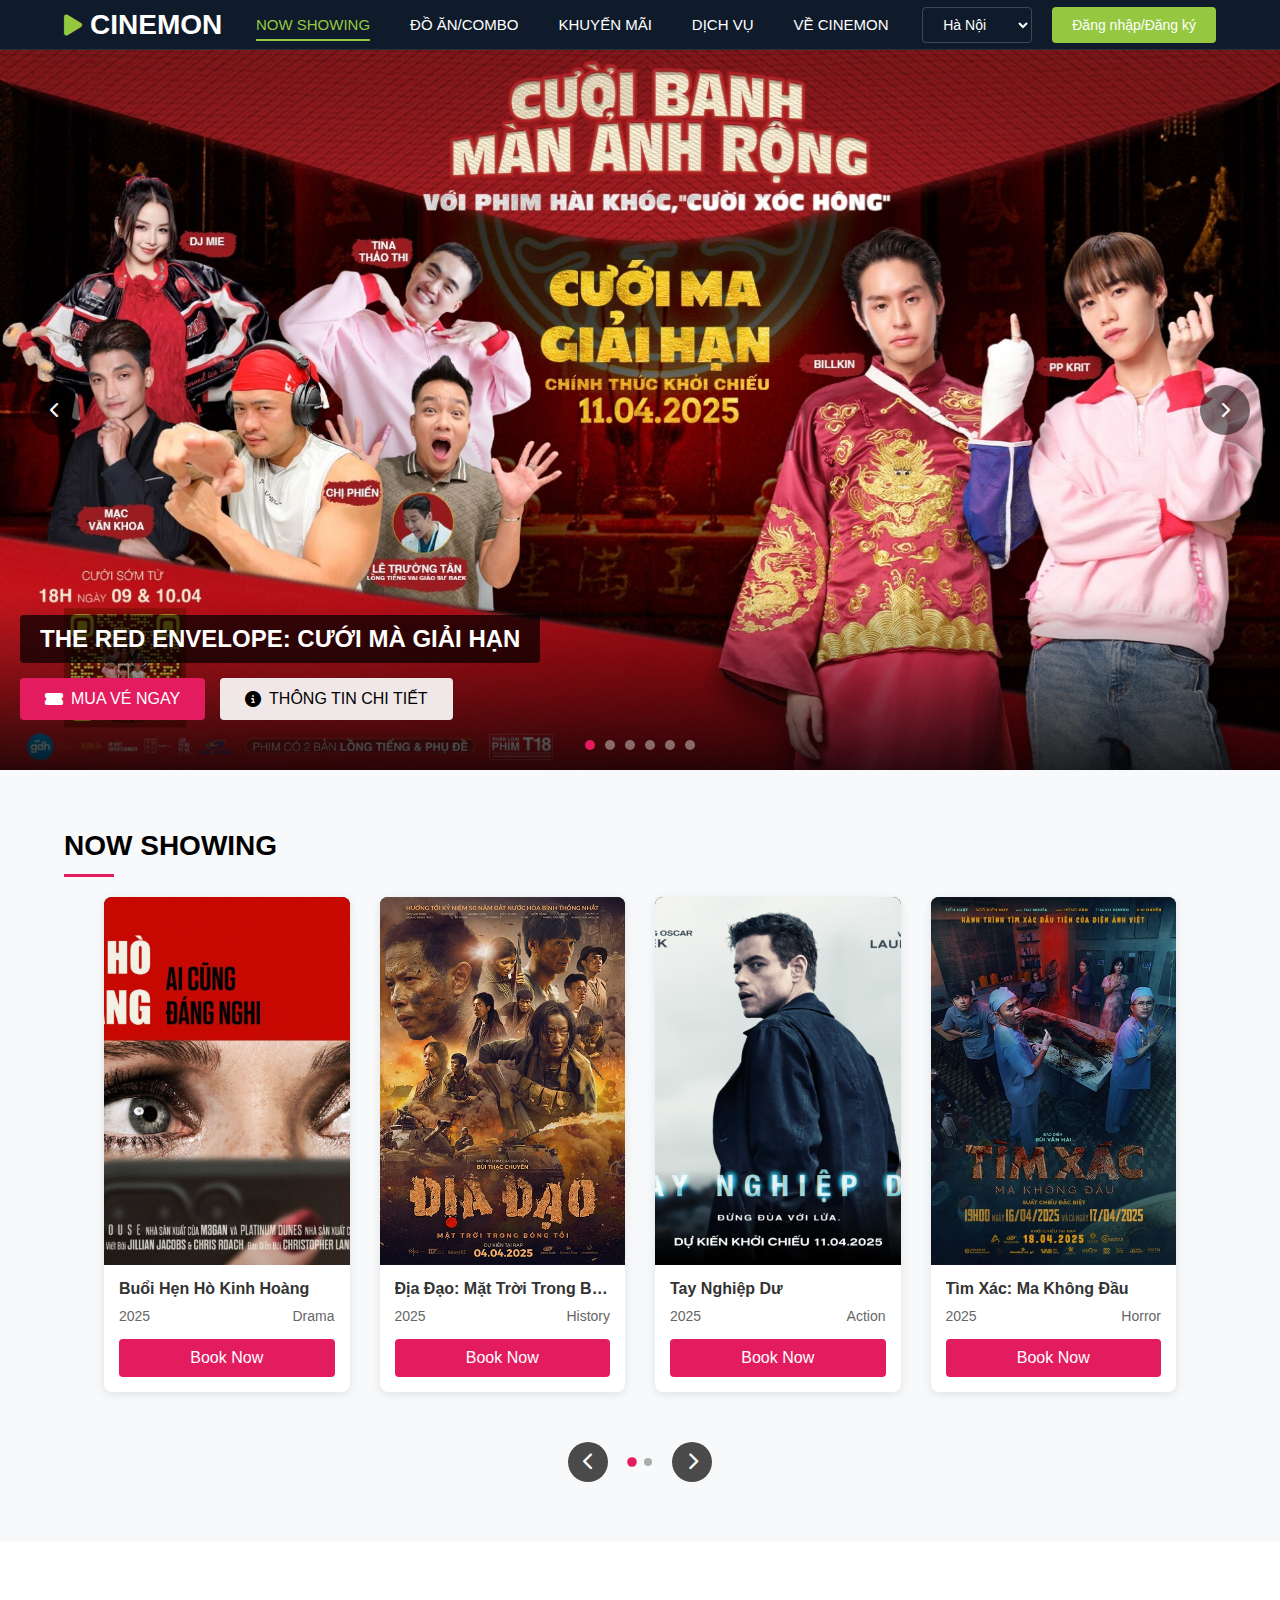
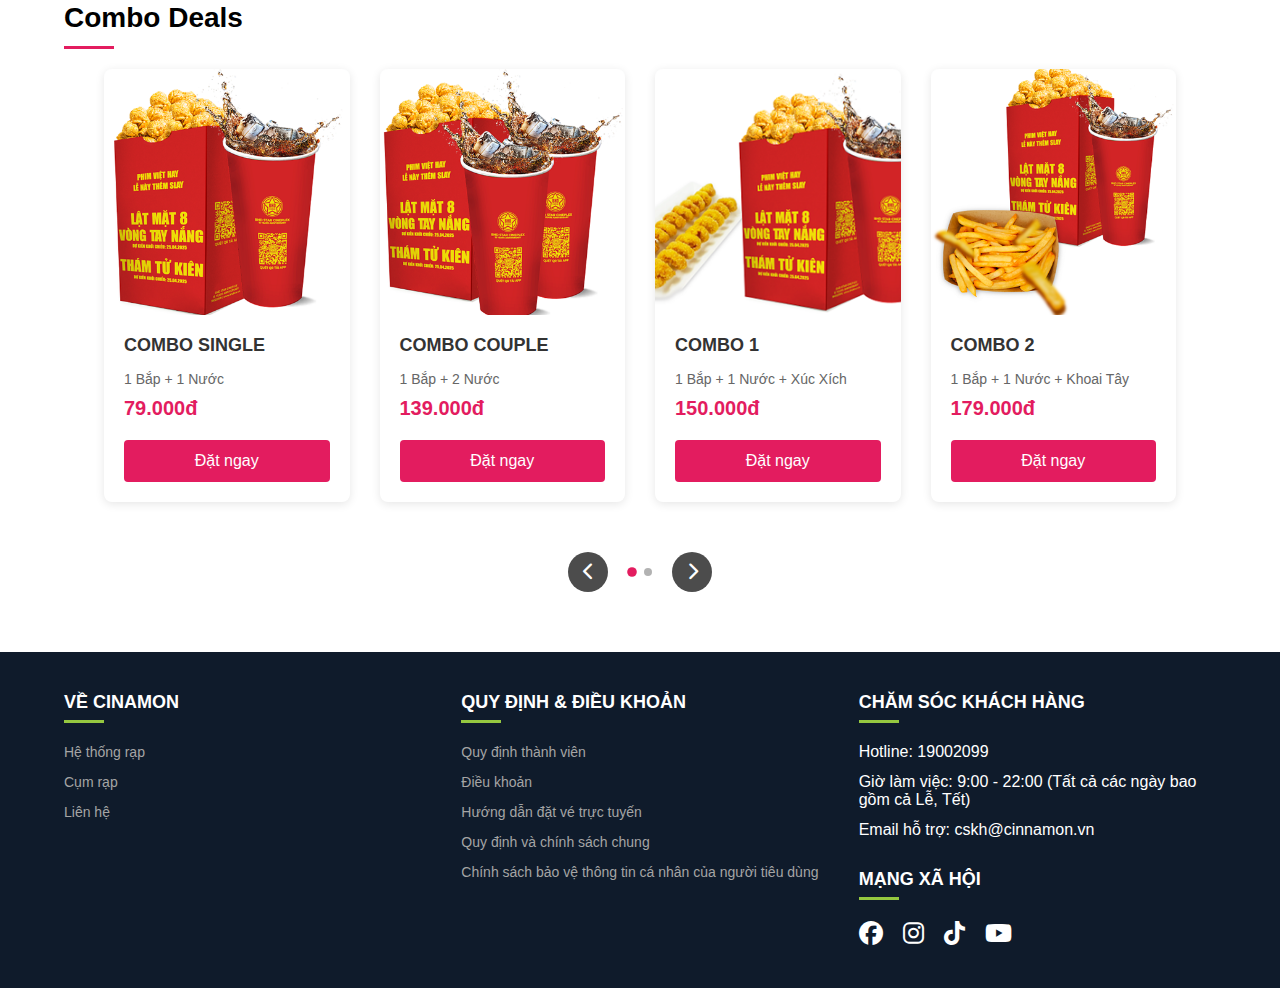
<file: index.html>
<!DOCTYPE html>
<html lang="en">
    <head>
        <meta charset="UTF-8" />
        <meta name="viewport" content="width=device-width, initial-scale=1.0" />
        <link rel="stylesheet" href="style.css" />
        <link rel="stylesheet" href="https://cdnjs.cloudflare.com/ajax/libs/font-awesome/6.5.0/css/all.min.css" />
        <script src="js/playtrailer.js"></script>
        <script src="js/slider.js"></script>
    </head>

    <body>
        <header class="header">
            <nav class="navbar container">
                <h1 class="logo">
                    <a href="index.html"> <i class="fa-solid fa-play"></i>CINEMON </a>
                </h1>

                <div class="navbar-collapse" id="navbarSupportedContent">
                    <ul class="nav-menu">
                        <li class="nav-item"><a href="#now-showing" class="active">NOW SHOWING</a></li>
                        <li class="nav-item"><a href="#combo">ĐỒ ĂN/COMBO</a></li>
                        <li class="nav-item"><a href="#">KHUYẾN MÃI</a></li>
                        <li class="nav-item"><a href="#">DỊCH VỤ</a></li>
                        <li class="nav-item"><a href="#">VỀ CINEMON</a></li>
                    </ul>
                </div>

                <div class="right-items">
                    <div class="location-select">
                        <select>
                            <option>Hà Nội</option>
                            <option>TP. HUẾ</option>
                            <option>TP. HCM</option>
                            <option>Đà Nẵng</option>
                        </select>
                    </div>
                    <a href="#" class="fa-solid fa-user"></a>
                    <a href="#" class="auth-button">Đăng nhập/Đăng ký</a>
                    <button class="navbar-toggler" type="button" aria-label="Toggle navigation">
                        <i class="fa-solid fa-bars"></i>
                        <i class="fa-solid fa-times"></i>
                    </button>
                </div>
            </nav>
        </header>

        <!-- Main Slider -->
        <div class="main-slider">
            <div class="slider-container"></div>

            <!-- Navigation Dots -->
            <div class="slider-nav"></div>

            <!-- Navigation Arrows -->
            <div class="slider-arrow prev">
                <i class="fas fa-chevron-left"></i>
            </div>
            <div class="slider-arrow next">
                <i class="fas fa-chevron-right"></i>
            </div>
        </div>

        <!-- Movie Grid Section -->
        <section id="now-showing" class="movie-grid-section">
            <div class="container">
                <h2 class="section-title">NOW SHOWING</h2>
                <div class="movie-grid-container">
                    <div class="movie-grid">
                        <!-- Movie Card 1 -->
                        <div class="movie-card">
                            <div class="movie-poster">
                                <img src="img/BuoiHenHoKinhHoang.jpg" alt="Movie 1" />
                                <div class="play-button">
                                    <i class="fas fa-play"></i>
                                </div>
                            </div>
                            <div class="movie-info">
                                <h3 class="movie-title">Buổi Hẹn Hò Kinh Hoàng</h3>
                                <div class="movie-meta">
                                    <span>2025</span>
                                    <span>Drama</span>
                                </div>
                                <a href="#" class="movie-button">Book Now</a>
                            </div>
                        </div>
                        <!-- Movie Card 2 -->
                        <div class="movie-card">
                            <div class="movie-poster">
                                <img src="img/DiaDao-MatTroiTrongBongToi.jpg" alt="Movie 2" />
                                <div class="play-button">
                                    <i class="fas fa-play"></i>
                                </div>
                            </div>
                            <div class="movie-info">
                                <h3 class="movie-title">Địa Đạo: Mặt Trời Trong Bóng Tối</h3>
                                <div class="movie-meta">
                                    <span>2025</span>
                                    <span>History</span>
                                </div>
                                <a href="#" class="movie-button">Book Now</a>
                            </div>
                        </div>
                        <!-- Movie Card 3 -->
                        <div class="movie-card">
                            <div class="movie-poster">
                                <img src="img/TayNghiepDu.png" alt="Movie 3" />
                                <div class="play-button">
                                    <i class="fas fa-play"></i>
                                </div>
                            </div>
                            <div class="movie-info">
                                <h3 class="movie-title">Tay Nghiệp Dư</h3>
                                <div class="movie-meta">
                                    <span>2025</span>
                                    <span>Action</span>
                                </div>
                                <a href="#" class="movie-button">Book Now</a>
                            </div>
                        </div>
                        <!-- Movie Card 4 -->
                        <div class="movie-card">
                            <div class="movie-poster">
                                <img src="img/TimXac_MaKhongDau.jpg" alt="Movie 4" />
                                <div class="play-button">
                                    <i class="fas fa-play"></i>
                                </div>
                            </div>
                            <div class="movie-info">
                                <h3 class="movie-title">Tìm Xác: Ma Không Đầu</h3>
                                <div class="movie-meta">
                                    <span>2025</span>
                                    <span>Horror</span>
                                </div>
                                <a href="#" class="movie-button">Book Now</a>
                            </div>
                        </div>
                    </div>
                    <div class="movie-grid-navigation">
                        <button class="movie-grid-arrow prev">
                            <i class="fas fa-chevron-left"></i>
                        </button>
                        <div class="movie-grid-dots">
                            <span class="dot active"></span>
                            <span class="dot"></span>
                        </div>
                        <button class="movie-grid-arrow next">
                            <i class="fas fa-chevron-right"></i>
                        </button>
                    </div>
                </div>
            </div>
        </section>
        <script src="script.js"></script>

        <!-- tao slider -->
        <script src="slider.js"></script>

        <!-- Combo Section -->
        <section id="combo" class="combo-section">
            <div class="container">
                <h2 id="combo" class="section-title">Combo Deals</h2>
                <div class="combo-grid-container">
                    <div class="combo-grid">
                        <!-- Combo 1 -->
                        <div class="combo-card">
                            <div class="combo-image">
                                <img src="img/combo/1bap1nuoc.png" alt="Combo 1" />
                            </div>
                            <div class="combo-info">
                                <h3 class="combo-title">COMBO SINGLE</h3>
                                <div class="combo-meta">
                                    <span>1 Bắp + 1 Nước</span>
                                    <span class="combo-price">79.000đ</span>
                                </div>
                                <a href="#" class="combo-button">Đặt ngay</a>
                            </div>
                        </div>
                        <!-- Combo 2 -->
                        <div class="combo-card">
                            <div class="combo-image">
                                <img src="img/combo/1bap2nuoc.png" alt="Combo 2" />
                            </div>
                            <div class="combo-info">
                                <h3 class="combo-title">COMBO COUPLE</h3>
                                <div class="combo-meta">
                                    <span>1 Bắp + 2 Nước</span>
                                    <span class="combo-price">139.000đ</span>
                                </div>
                                <a href="#" class="combo-button">Đặt ngay</a>
                            </div>
                        </div>
                        <!-- Combo 3 -->
                        <div class="combo-card">
                            <div class="combo-image">
                                <img src="img/combo/xucxichvong1bap1nuov.png" alt="Combo 3" />
                            </div>
                            <div class="combo-info">
                                <h3 class="combo-title">COMBO 1</h3>
                                <div class="combo-meta">
                                    <span>1 Bắp + 1 Nước + Xúc Xích</span>
                                    <span class="combo-price">150.000đ</span>
                                </div>
                                <a href="#" class="combo-button">Đặt ngay</a>
                            </div>
                        </div>
                        <!-- Combo 4 -->
                        <div class="combo-card">
                            <div class="combo-image">
                                <img src="img/combo/khoaitaybapnuoc.png" alt="Combo 4" />
                            </div>
                            <div class="combo-info">
                                <h3 class="combo-title">COMBO 2</h3>
                                <div class="combo-meta">
                                    <span>1 Bắp + 1 Nước + Khoai Tây</span>
                                    <span class="combo-price">179.000đ</span>
                                </div>
                                <a href="#" class="combo-button">Đặt ngay</a>
                            </div>
                        </div>
                    </div>
                    <div class="combo-grid-navigation">
                        <button class="combo-grid-arrow prev">
                            <i class="fas fa-chevron-left"></i>
                        </button>
                        <div class="combo-grid-dots">
                            <span class="dot active"></span>
                            <span class="dot"></span>
                        </div>
                        <button class="combo-grid-arrow next">
                            <i class="fas fa-chevron-right"></i>
                        </button>
                    </div>
                </div>
            </div>
        </section>
        <footer class="footer">
            <div class="container">
                <div class="footer-content">
                    <div class="footer-column">
                        <h3>VỀ CINAMON</h3>
                        <ul>
                            <li><a href="#">Hệ thống rạp</a></li>
                            <li><a href="#">Cụm rạp</a></li>
                            <li><a href="#">Liên hệ</a></li>
                        </ul>
                    </div>

                    <div class="footer-column">
                        <h3>QUY ĐỊNH & ĐIỀU KHOẢN</h3>
                        <ul>
                            <li><a href="#">Quy định thành viên</a></li>
                            <li><a href="#">Điều khoản</a></li>
                            <li><a href="#">Hướng dẫn đặt vé trực tuyến</a></li>
                            <li><a href="#">Quy định và chính sách chung</a></li>
                            <li><a href="#">Chính sách bảo vệ thông tin cá nhân của người tiêu dùng</a></li>
                        </ul>
                    </div>

                    <div class="footer-column">
                        <h3>CHĂM SÓC KHÁCH HÀNG</h3>
                        <ul>
                            <li>Hotline: 19002099</li>
                            <li>Giờ làm việc: 9:00 - 22:00 (Tất cả các ngày bao gồm cả Lễ, Tết)</li>
                            <li>Email hỗ trợ: cskh@cinnamon.vn</li>
                        </ul>
                        <h3 class="social-title">MẠNG XÃ HỘI</h3>
                        <div class="social-links">
                            <a href="" class="social-icon"><i class="fab fa-facebook"></i></a>
                            <a href="" class="social-icon"><i class="fab fa-instagram"></i></a>
                            <a href="" class="social-icon"><i class="fab fa-tiktok"></i></a>
                            <a href="" class="social-icon"><i class="fab fa-youtube"></i></a>
                        </div>
                    </div>
                </div>
            </div>
        </footer>

        <!-- Video Modal -->
        <div class="video-modal">
            <div class="video-modal-overlay"></div>
            <div class="video-modal-container">
                <div class="video-modal-content">
                    <div id="video-container"></div>
                </div>
            </div>
        </div>
    </body>
</html>
</file>
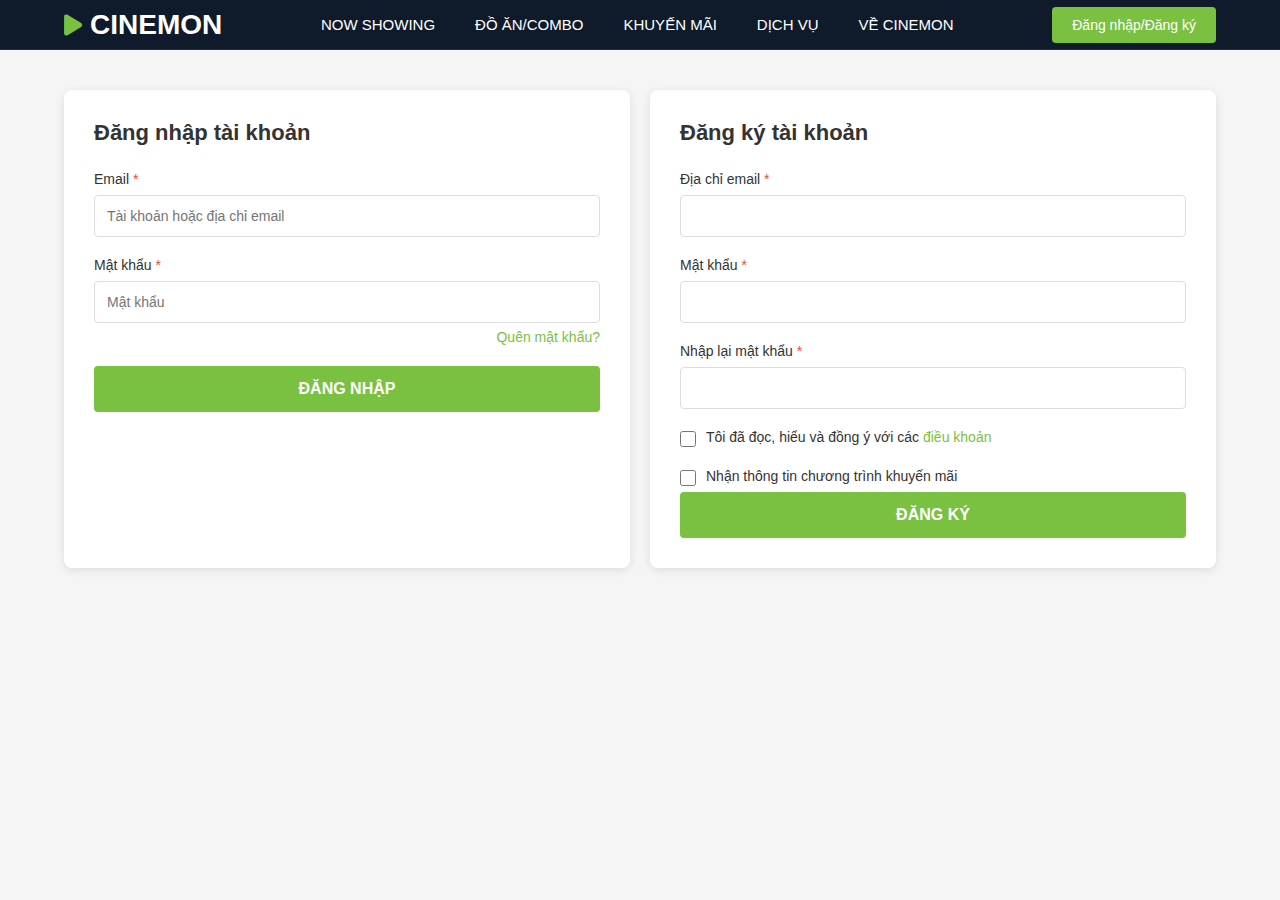
<file: login.html>
<!DOCTYPE html>
<html lang="en">
    <head>
        <meta charset="UTF-8" />
        <meta name="viewport" content="width=device-width, initial-scale=1.0" />
        <link rel="stylesheet" href="https://cdnjs.cloudflare.com/ajax/libs/font-awesome/6.5.0/css/all.min.css" />
        <link rel="stylesheet" href="css/login.css" />
        <script type="module" src="js/login.js"></script>
        <title>Đăng nhập và Đăng ký</title>
    </head>
    <body>
        <header class="header">
            <nav class="navbar container">
                <h1 class="logo">
                    <a href="index.html"> <i class="fa-solid fa-play"></i>CINEMON </a>
                </h1>

                <div class="navbar-collapse" id="navbarSupportedContent">
                    <ul class="nav-menu">
                        <li class="nav-item"><a href="index.html#now-showing">NOW SHOWING</a></li>
                        <li class="nav-item"><a href="index.html#combo">ĐỒ ĂN/COMBO</a></li>
                        <li class="nav-item"><a href="index.html#promotion">KHUYẾN MÃI</a></li>
                        <li class="nav-item"><a href="">DỊCH VỤ</a></li>
                        <li class="nav-item"><a href="">VỀ CINEMON</a></li>
                    </ul>
                </div>

                <div class="right-items">
                    <a href="login.html" class="fa-solid fa-user"></a>
                    <a href="login.html" class="auth-button">Đăng nhập/Đăng ký</a>
                    <button class="navbar-toggler" type="button" aria-label="Toggle navigation">
                        <i class="fa-solid fa-bars"></i>
                        <i class="fa-solid fa-times"></i>
                    </button>
                </div>
            </nav>
        </header>
        <div class="main-container">
            <!-- Login Form -->
            <div class="form-container">
                <h2>Đăng nhập tài khoản</h2>
                <form>
                    <div class="form-group">
                        <label for="login-email" class="required">Email</label>
                        <input type="email" id="login-email" placeholder="Tài khoản hoặc địa chỉ email" />
                    </div>

                    <div class="form-group">
                        <label for="login-password" class="required">Mật khẩu</label>
                        <input type="password" id="login-password" placeholder="Mật khẩu" />
                        <div class="forgot-password">
                            <a href="#">Quên mật khẩu?</a>
                        </div>
                    </div>

                    <div class="error-message" style="display: none"></div>

                    <button type="button" class="submit-button login-button">Đăng nhập</button>
                </form>
            </div>

            <!-- Registration Form -->
            <div class="form-container">
                <h2>Đăng ký tài khoản</h2>
                <form id="register-form">
                    <!--
                    <div class="form-group">
                        <label for="lastname" class="required">Họ</label>
                        <input type="text" id="lastname" />
                    </div>

                     <div class="form-group">
                        <label for="firstname" class="required">Tên đệm và tên</label>
                        <input type="text" id="firstname" />
                    </div>

                    <div class="form-group">
                        <label class="required">Giới tính</label>
                        <div class="gender-options">
                            <div class="gender-option">
                                <input type="radio" id="male" name="gender" value="male" />
                                <label for="male">Nam</label>
                            </div>
                            <div class="gender-option">
                                <input type="radio" id="female" name="gender" value="female" />
                                <label for="female">Nữ</label>
                            </div>
                            <div class="gender-option">
                                <input type="radio" id="other" name="gender" value="other" />
                                <label for="other">Khác</label>
                            </div>
                        </div>
                    </div> -->

                    <div class="form-group">
                        <label for="email" class="required">Địa chỉ email</label>
                        <input type="email" id="email" />
                    </div>

                    <div class="form-group">
                        <label for="password" class="required">Mật khẩu</label>
                        <input type="password" id="password" />
                    </div>

                    <div class="form-group">
                        <label for="confirm-password" class="required">Nhập lại mật khẩu</label>
                        <input type="password" id="confirm-password" />
                    </div>

                    <!-- <div class="form-group">
                        <label for="phone" class="required">Số điện thoại</label>
                        <input type="tel" id="phone" />
                    </div>

                    <div class="form-group">
                        <label class="required">Ngày sinh</label>
                        <div class="date-selects">
                            <div class="date-select">
                                <select id="day">
                                    <option value="">Chọn ngày</option>
                                </select>
                            </div>
                            <div class="date-select">
                                <select id="month">
                                    <option value="">Chọn tháng</option>
                                </select>
                            </div>
                            <div class="date-select">
                                <select id="year">
                                    <option value="">Chọn năm</option>
                                </select>
                            </div>
                        </div>
                    </div>  -->
                    <div class="checkbox-group">
                        <input type="checkbox" id="terms" />
                        <label for="terms"
                            >Tôi đã đọc, hiểu và đồng ý với các <a href="#" class="terms-link">điều khoản</a></label
                        >
                    </div>

                    <div class="checkbox-group">
                        <input type="checkbox" id="newsletter" />
                        <label for="newsletter">Nhận thông tin chương trình khuyến mãi</label>
                    </div>

                    <div class="error-message" style="display: none"></div>

                    <button type="button" class="submit-button register-button">Đăng ký</button>
                </form>
            </div>
        </div>
        <script src="js/login.js"></script>
    </body>
</html>
</file>
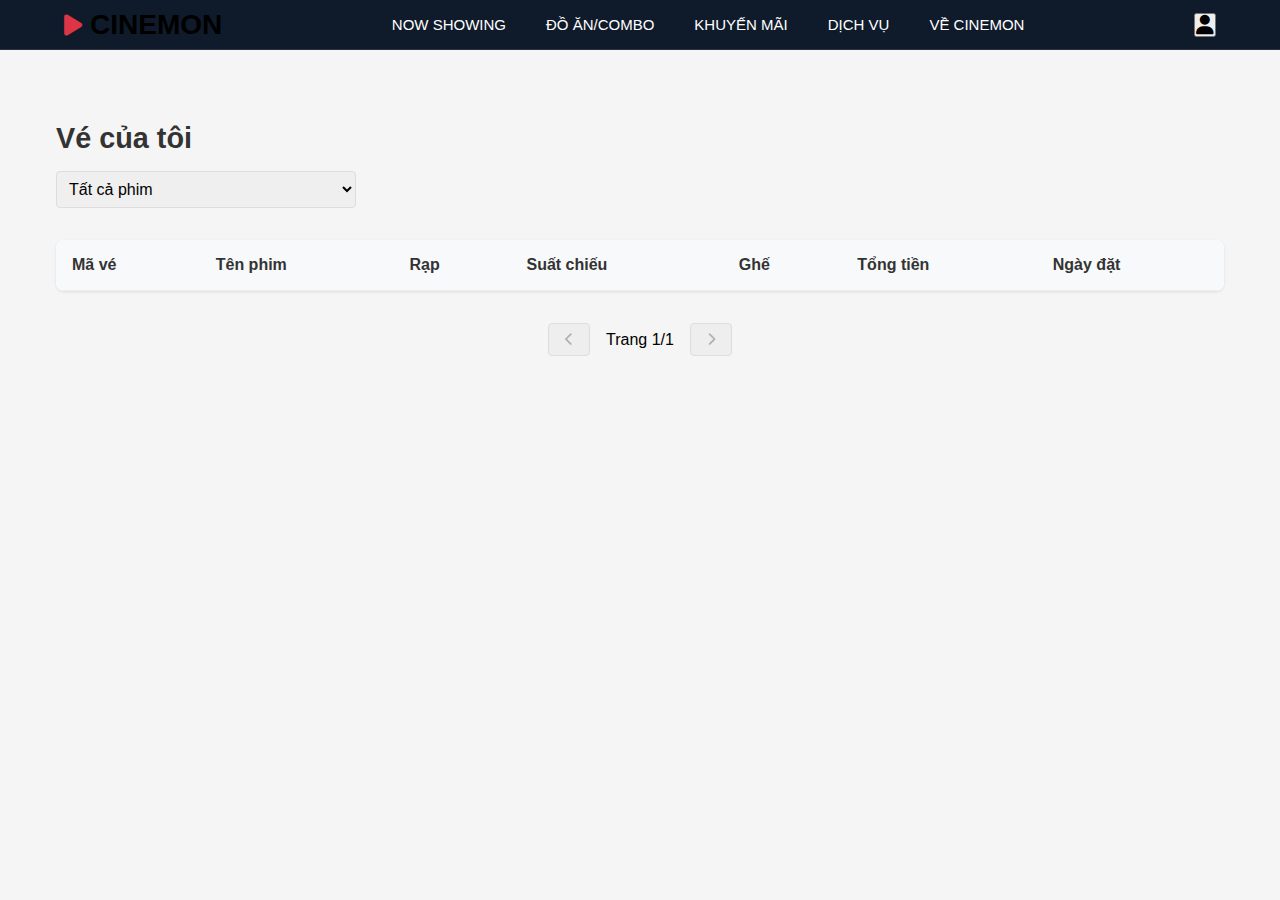
<file: my-tickets.html>
<!DOCTYPE html>
<html lang="vi">
    <head>
        <meta charset="UTF-8" />
        <meta name="viewport" content="width=device-width, initial-scale=1.0" />
        <title>Vé của tôi - CINEMON</title>
        <link rel="stylesheet" href="https://cdnjs.cloudflare.com/ajax/libs/font-awesome/6.5.0/css/all.min.css" />
        <link rel="stylesheet" href="css/style.css" />
        <link rel="stylesheet" href="css/my-tickets.css" />
        <link rel="stylesheet" href="css/admin.css" />
    </head>
    <body>
        <header class="header">
            <nav class="navbar container">
                <h1 class="logo">
                    <a href="index.html"> <i class="fa-solid fa-play"></i>CINEMON </a>
                </h1>

                <div class="navbar-collapse" id="navbarSupportedContent">
                    <ul class="nav-menu">
                        <li class="nav-item"><a href="index.html#now-showing">NOW SHOWING</a></li>
                        <li class="nav-item"><a href="index.html#combo">ĐỒ ĂN/COMBO</a></li>
                        <li class="nav-item"><a href="#">KHUYẾN MÃI</a></li>
                        <li class="nav-item"><a href="#">DỊCH VỤ</a></li>
                        <li class="nav-item"><a href="#">VỀ CINEMON</a></li>
                    </ul>
                </div>

                <div class="right-items">
                    <div class="user-dropdown">
                        <button class="user-button">
                            <i class="fas fa-user"></i>
                        </button>
                        <div class="dropdown-menu">
                            <a href="my-tickets.html" class="dropdown-item active">
                                <i class="fas fa-ticket-alt"></i>
                                Vé của tôi
                            </a>
                            <a href="#" class="dropdown-item logout-btn">
                                <i class="fas fa-sign-out-alt"></i>
                                Đăng xuất
                            </a>
                        </div>
                    </div>
                    <button class="navbar-toggler" type="button" aria-label="Toggle navigation">
                        <i class="fa-solid fa-bars"></i>
                        <i class="fa-solid fa-times"></i>
                    </button>
                </div>
            </nav>
        </header>

        <main class="tickets-container">
            <div class="tickets-header">
                <h2>Vé của tôi</h2>
                <div class="movie-filter">
                    <select id="movieFilter">
                        <option value="">Tất cả phim</option>
                    </select>
                </div>
            </div>

            <div class="tickets-content">
                <table class="tickets-table">
                    <thead>
                        <tr>
                            <th>Mã vé</th>
                            <th>Tên phim</th>
                            <th>Rạp</th>
                            <th>Suất chiếu</th>
                            <th>Ghế</th>
                            <th>Tổng tiền</th>
                            <th>Ngày đặt</th>
                        </tr>
                    </thead>
                    <tbody id="ticketsTableBody">
                        <!-- Dữ liệu vé sẽ được thêm vào đây bằng JavaScript -->
                    </tbody>
                </table>
            </div>

            <div class="pagination">
                <button id="prevPage" disabled>
                    <i class="fas fa-chevron-left"></i>
                </button>
                <span id="pageInfo">Trang 1/1</span>
                <button id="nextPage" disabled>
                    <i class="fas fa-chevron-right"></i>
                </button>
            </div>
        </main>

        <script src="js/my-tickets.js"></script>
    </body>
</html>
</file>
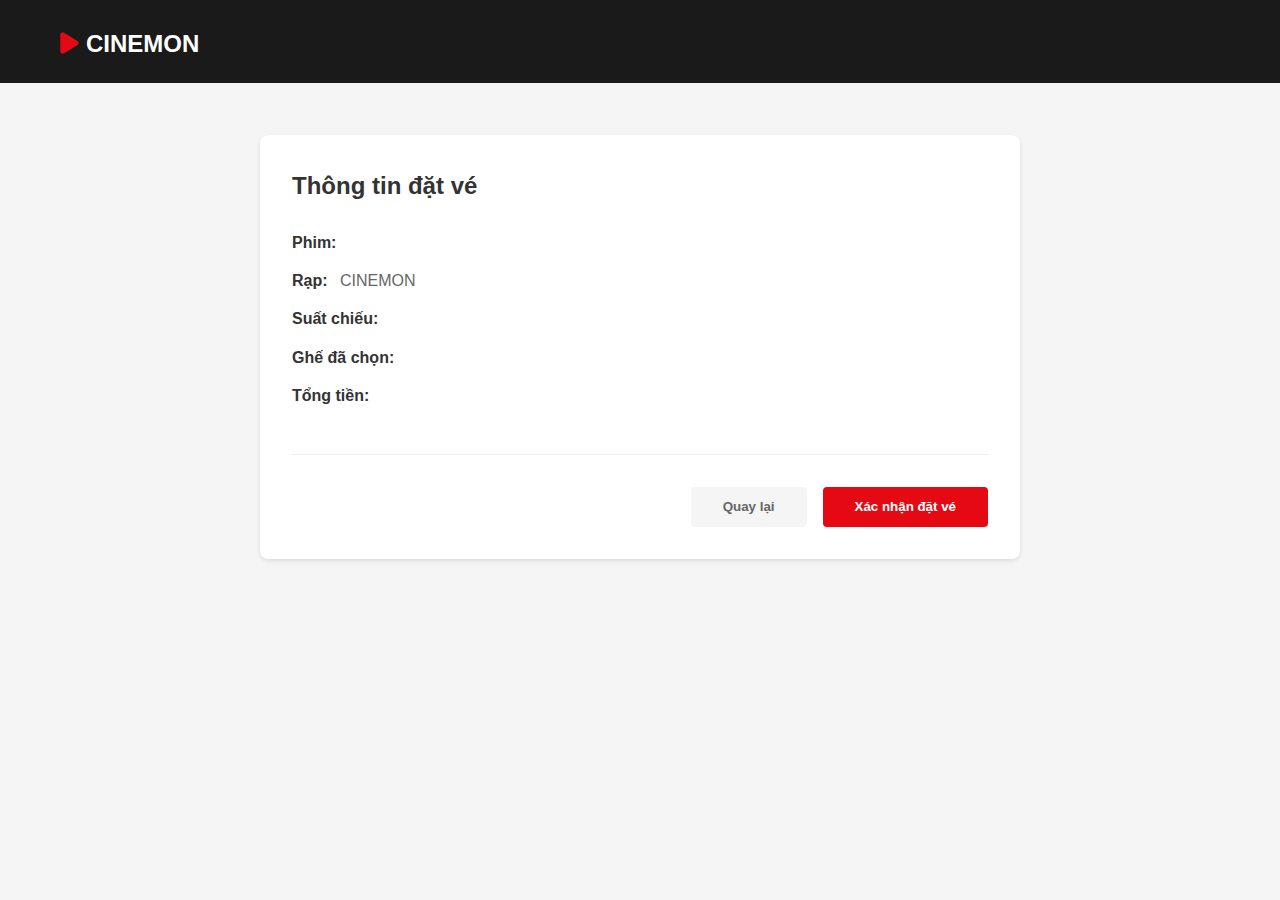
<file: payment.html>
<!DOCTYPE html>
<html lang="en">
    <head>
        <meta charset="UTF-8" />
        <meta name="viewport" content="width=device-width, initial-scale=1.0" />
        <link rel="stylesheet" href="https://cdnjs.cloudflare.com/ajax/libs/font-awesome/6.5.0/css/all.min.css" />
        <link rel="stylesheet" href="css/payment.css" />
        <title>Thanh toán</title>
    </head>
    <body>
        <header class="header">
            <nav class="navbar container">
                <h1 class="logo">
                    <a href="index.html"> <i class="fa-solid fa-play"></i>CINEMON </a>
                </h1>
            </nav>
        </header>

        <div class="main-container">
            <div class="payment-section">
                <div class="booking-summary">
                    <h2>Thông tin đặt vé</h2>
                    <div class="summary-details">
                        <p><strong>Phim:</strong> <span id="movie-title"></span></p>
                        <p><strong>Rạp:</strong> CINEMON <span id="location"></span></p>
                        <p><strong>Suất chiếu:</strong> <span id="show-time"></span></p>
                        <p><strong>Ghế đã chọn:</strong> <span id="selected-seats"></span></p>
                        <p><strong>Tổng tiền:</strong> <span id="total-price"></span></p>
                    </div>
                </div>

                <div class="payment-actions">
                    <button class="back-btn" onclick="history.back()">Quay lại</button>
                    <button class="pay-btn" id="pay-btn">Xác nhận đặt vé</button>
                </div>
            </div>
        </div>

        <script src="js/payment.js"></script>
    </body>
</html>
</file>
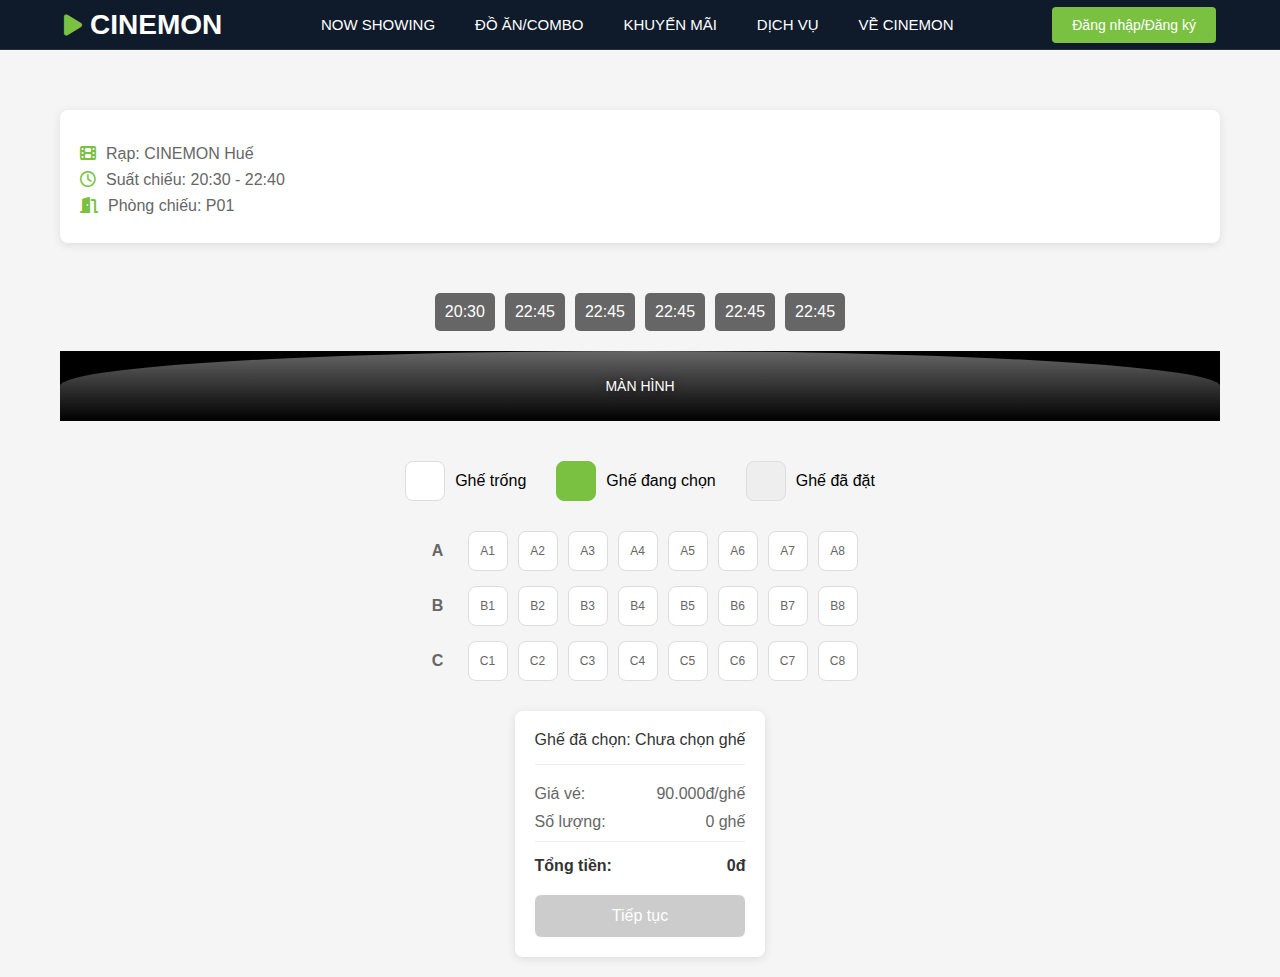
<file: seatselect.html>
<!DOCTYPE html>
<html lang="en">
    <head>
        <meta charset="UTF-8" />
        <meta name="viewport" content="width=device-width, initial-scale=1.0" />
        <link rel="stylesheet" href="https://cdnjs.cloudflare.com/ajax/libs/font-awesome/6.5.0/css/all.min.css" />
        <link rel="stylesheet" href="css/seat.css" />
        <script type="module" src="js/seat.js"></script>
        <title>Đăng nhập và Đăng ký</title>
    </head>
    <body>
        <header class="header">
            <nav class="navbar container">
                <h1 class="logo">
                    <a href="index.html"> <i class="fa-solid fa-play"></i>CINEMON </a>
                </h1>

                <div class="navbar-collapse" id="navbarSupportedContent">
                    <ul class="nav-menu">
                        <li class="nav-item"><a href="index.html#now-showing">NOW SHOWING</a></li>
                        <li class="nav-item"><a href="index.html#combo">ĐỒ ĂN/COMBO</a></li>
                        <li class="nav-item"><a href="index.html#promotion">KHUYẾN MÃI</a></li>
                        <li class="nav-item"><a href="">DỊCH VỤ</a></li>
                        <li class="nav-item"><a href="">VỀ CINEMON</a></li>
                    </ul>
                </div>

                <div class="right-items">
                    <a href="login.html" class="fa-solid fa-user"></a>
                    <a href="login.html" class="auth-button">Đăng nhập/Đăng ký</a>
                    <button class="navbar-toggler" type="button" aria-label="Toggle navigation">
                        <i class="fa-solid fa-bars"></i>
                        <i class="fa-solid fa-times"></i>
                    </button>
                </div>
            </nav>
        </header>
        <div class="main-container">
            <!-- Thông tin phim -->
            <div class="movie-info">
                <div class="movie-details">
                    <h2></h2>
                    <p><i class="fas fa-film"></i>Rạp: CINEMON Huế</p>
                    <p><i class="far fa-clock"></i>Suất chiếu: <span id="time-select-text">20:30 - 22:40</span></p>
                    <p><i class="fas fa-door-open"></i>Phòng chiếu: P01</p>
                </div>
            </div>
            <div class="time-select">
                <div class="time-select-item">
                    <ul>
                        <li class="time-select-item-btn">20:30</li>
                        <li class="time-select-item-btn">22:45</li>
                        <li class="time-select-item-btn">22:45</li>
                        <li class="time-select-item-btn">22:45</li>
                        <li class="time-select-item-btn">22:45</li>
                        <li class="time-select-item-btn">22:45</li>
                    </ul>
                </div>
            </div>

            <!-- Khu vực màn hình -->
            <div class="screen-area">
                <div class="screen">
                    <span>MÀN HÌNH</span>
                </div>
            </div>

            <!-- Khu vực ghế -->
            <div class="seat-area">
                <!-- Chú thích ghế -->
                <div class="seat-legend">
                    <div class="legend-item">
                        <div class="seat available"></div>
                        <span>Ghế trống</span>
                    </div>
                    <div class="legend-item">
                        <div class="seat selected guigde"></div>
                        <span>Ghế đang chọn</span>
                    </div>
                    <div class="legend-item">
                        <div class="seat occupied"></div>
                        <span>Ghế đã đặt</span>
                    </div>
                </div>

                <!-- Khu vực ghế -->
                <div class="seat-container">
                    <!-- Hàng A -->
                    <div class="seat-row">
                        <div class="row-label">A</div>
                        <div class="seats">
                            <div class="seat" data-seat="A1">A1</div>
                            <div class="seat" data-seat="A2">A2</div>
                            <div class="seat" data-seat="A3">A3</div>
                            <div class="seat" data-seat="A4">A4</div>
                            <div class="seat" data-seat="A5">A5</div>
                            <div class="seat" data-seat="A6">A6</div>
                            <div class="seat" data-seat="A7">A7</div>
                            <div class="seat" data-seat="A8">A8</div>
                        </div>
                    </div>

                    <!-- Hàng B -->
                    <div class="seat-row">
                        <div class="row-label">B</div>
                        <div class="seats">
                            <div class="seat" data-seat="B1">B1</div>
                            <div class="seat" data-seat="B2">B2</div>
                            <div class="seat" data-seat="B3">B3</div>
                            <div class="seat" data-seat="B4">B4</div>
                            <div class="seat" data-seat="B5">B5</div>
                            <div class="seat" data-seat="B6">B6</div>
                            <div class="seat" data-seat="B7">B7</div>
                            <div class="seat" data-seat="B8">B8</div>
                        </div>
                    </div>

                    <!-- Hàng C -->
                    <div class="seat-row">
                        <div class="row-label">C</div>
                        <div class="seats">
                            <div class="seat" data-seat="C1">C1</div>
                            <div class="seat" data-seat="C2">C2</div>
                            <div class="seat" data-seat="C3">C3</div>
                            <div class="seat" data-seat="C4">C4</div>
                            <div class="seat" data-seat="C5">C5</div>
                            <div class="seat" data-seat="C6">C6</div>
                            <div class="seat" data-seat="C7">C7</div>
                            <div class="seat" data-seat="C8">C8</div>
                        </div>
                    </div>
                </div>

                <!-- Thông tin đặt vé -->
                <div class="booking-info">
                    <div class="selected-seats">
                        <h3>Ghế đã chọn: <span id="selected-seats-text">Chưa chọn ghế</span></h3>
                    </div>
                    <div class="price-info">
                        <div class="price-row">
                            <span>Giá vé:</span>
                            <span>90.000đ/ghế</span>
                        </div>
                        <div class="price-row">
                            <span>Số lượng:</span>
                            <span id="seat-count">0 ghế</span>
                        </div>
                        <div class="price-total">
                            <span>Tổng tiền:</span>
                            <span id="total-price">0đ</span>
                        </div>
                    </div>
                    <button class="continue-btn" id="continue-btn" disabled>Tiếp tục</button>
                </div>
            </div>
        </div>
    </body>
</html>
</file>
<file: css/login.css>
* {
    margin: 0;
    padding: 0;
    box-sizing: border-box;
    font-family: sans-serif;
}

:root {
    --header-height: 50px;
    --primary-color: #7ac142;
    --primary-dark: #7ba832;
    --header-bg: #0f1b2b;
    --error-color: #e74c3c;
}

body {
    background-color: #f5f5f5;
    padding-top: calc(var(--header-height) + 40px);
    min-height: 100vh;
}

a {
    text-decoration: none;
}

/* Header styles */
.header {
    background-color: var(--header-bg);
    position: fixed;
    top: 0;
    left: 0;
    right: 0;
    width: 100%;
    z-index: 1000;
    height: var(--header-height);
    border-bottom: 1px solid rgba(255, 255, 255, 0.1);
}

.auth-button {
    display: none;
}
.container {
    max-width: 1200px;
    margin: 0 auto;
    padding: 0 24px;
    height: 100%;
}

.navbar {
    display: flex;
    align-items: center;
    justify-content: space-between;
    height: 100%;
}

/* Logo styles */
.logo {
    margin: 0;
}

.logo a {
    color: #fff;
    text-decoration: none;
    font-weight: 700;
    font-size: 28px;
    display: flex;
    align-items: center;
    gap: 8px;
}

.logo .fa-play {
    color: var(--primary-color);
    font-size: 24px;
}

/* Navigation menu */
.navbar-collapse {
    flex: 1;
    display: flex;
    justify-content: center;
}

.nav-menu {
    display: flex;
    align-items: center;
    list-style: none;
    margin: 0;
    padding: 0;
    gap: 40px;
}

.nav-menu .nav-item a {
    color: #fff;
    text-decoration: none;
    font-weight: 500;
    font-size: 15px;
    padding: 8px 0;
    text-transform: uppercase;
    transition: color 0.3s ease;
    position: relative;
}
.auth-button {
    display: none;
}
.nav-menu .nav-item a::after {
    content: '';
    position: absolute;
    bottom: 0;
    left: 0;
    width: 0;
    height: 2px;
    background-color: var(--primary-color);
    transition: width 0.3s ease;
}

.nav-menu .nav-item a:hover::after,
.nav-menu .nav-item a.active::after {
    width: 100%;
}

/* Right side items */
.right-items {
    display: flex;
    align-items: center;
    gap: 20px;
}

.auth-button {
    background-color: var(--primary-color);
    color: #fff;
    padding: 10px 20px;
    border-radius: 4px;
    text-decoration: none;
    font-size: 14px;
    font-weight: 500;
    transition: all 0.3s ease;
    display: flex;
    align-items: center;
    gap: 8px;
}

.auth-button:hover {
    background-color: var(--primary-dark);
}

.fa-solid.fa-user {
    color: #fff;
    font-size: 20px;
    display: none;
}

.navbar-toggler {
    display: none;
    background: none;
    border: none;
    color: #fff;
    font-size: 24px;
    cursor: pointer;
}

.navbar-toggler .fa-times {
    display: none;
}

/* Forms container */
.main-container {
    display: flex;
    justify-content: space-between;
    max-width: 1200px;
    margin: 0 auto;
    gap: 20px;
    padding: 0 24px;
}

.form-container {
    background-color: white;
    padding: 30px;
    border-radius: 8px;
    box-shadow: 0 2px 10px rgba(0, 0, 0, 0.1);
    flex: 1;
    margin-bottom: 40px;
}

h2 {
    font-size: 22px;
    margin-bottom: 25px;
    color: #333;
}

.form-group {
    margin-bottom: 20px;
}

label {
    display: block;
    margin-bottom: 8px;
    font-size: 14px;
    color: #333;
}

.required:after {
    content: ' *';
    color: var(--error-color);
}

input[type='text'],
input[type='email'],
input[type='password'],
input[type='tel'],
select {
    width: 100%;
    padding: 12px;
    border: 1px solid #ddd;
    border-radius: 4px;
    font-size: 14px;
}

input:focus,
select:focus {
    border-color: var(--primary-color);
    outline: none;
    box-shadow: 0 0 0 2px rgba(122, 193, 66, 0.1);
}

.gender-options {
    display: flex;
    gap: 20px;
    margin-top: 10px;
    flex-wrap: wrap;
}

.gender-option {
    display: flex;
    align-items: center;
    gap: 5px;
}

input[type='radio'] {
    margin-right: 5px;
}

.date-selects {
    display: flex;
    gap: 10px;
}

.date-select {
    flex: 1;
}

select {
    width: 100%;

    background-color: white;
}

.checkbox-group {
    display: flex;
    align-items: flex-start;
    margin-top: 15px;
    gap: 10px;
}

.checkbox-group input {
    width: 16px;
    height: 16px;
    margin-top: 2px;
}

.forgot-password {
    text-align: right;
    margin-top: 5px;
}

.forgot-password a {
    color: var(--primary-color);
    text-decoration: none;
    font-size: 14px;
}

.forgot-password a:hover {
    text-decoration: underline;
}

.error-message {
    color: var(--error-color);
    font-size: 14px;
    margin-top: 15px;
    margin-bottom: 15px;
    display: flex;
    align-items: center;
    gap: 5px;
    background-color: rgba(231, 76, 60, 0.1);
    padding: 10px;
    border-radius: 4px;
}

.error-icon {
    color: var(--error-color);
    font-weight: bold;
}

.submit-button {
    background-color: var(--primary-color);
    color: white;
    border: none;
    padding: 14px;
    width: 100%;
    border-radius: 4px;
    font-size: 16px;
    font-weight: bold;
    cursor: pointer;
    text-transform: uppercase;
    transition: background-color 0.3s ease;
}

.submit-button:hover {
    background-color: var(--primary-dark);
}

.terms-link {
    color: var(--primary-color);
    text-decoration: none;
}

.terms-link:hover {
    text-decoration: underline;
}

/* Mobile navbar menu */
.mobile-menu {
    display: none;
    position: fixed;
    top: var(--header-height);
    left: 0;
    right: 0;
    background-color: var(--header-bg);
    padding: 20px;
    z-index: 999;
}

.mobile-menu .nav-menu {
    flex-direction: column;
    gap: 15px;
    align-items: flex-start;
}

.mobile-menu .nav-item {
    width: 100%;
}

.mobile-menu .nav-item a {
    display: block;
    padding: 10px 0;
    width: 100%;
}

/* Responsive Styles */
@media screen and (max-width: 992px) {
    .main-container {
        flex-direction: column;
        max-width: 600px;
    }

    .form-container {
        margin-bottom: 30px;
    }
}

@media screen and (max-width: 768px) {
    .navbar-collapse {
        display: none;
    }

    .navbar-toggler {
        display: block;
    }

    .auth-button {
        display: none;
    }

    .mobile-menu.active {
        display: block;
    }

    .navbar-toggler.active .fa-bars {
        display: none;
    }

    .navbar-toggler.active .fa-times {
        display: inline;
    }
    .fa-solid.fa-user {
        display: block;
    }
    .date-selects {
        flex-wrap: wrap;
    }

    .date-select {
        flex: 0 0 100%;
        margin-bottom: 10px;
    }

    .form-container {
        padding: 20px;
    }
}

@media screen and (max-width: 480px) {
    .container,
    .main-container {
        padding: 0 15px;
    }

    .logo a {
        font-size: 24px;
    }

    .logo .fa-play {
        font-size: 20px;
    }

    .gender-options {
        flex-direction: column;
        gap: 10px;
    }

    h2 {
        font-size: 20px;
        margin-bottom: 20px;
    }

    .form-group {
        margin-bottom: 15px;
    }

    input[type='text'],
    input[type='email'],
    input[type='password'],
    input[type='tel'],
    select {
        padding: 10px;
    }

    .checkbox-group {
        align-items: flex-start;
    }

    .checkbox-group label {
        font-size: 13px;
        line-height: 1.4;
    }
}
</file>
<file: css/my-tickets.css>
.tickets-container {
    max-width: 1200px;
    margin: 2rem auto;
    padding: 0 1rem;
}

.tickets-header {
    margin-bottom: 2rem;
}

.tickets-header h2 {
    font-size: 1.8rem;
    color: #333;
    margin-bottom: 1rem;
}

.movie-filter {
    margin-bottom: 1.5rem;
}

.movie-filter select {
    padding: 0.5rem;
    font-size: 1rem;
    border: 1px solid #ddd;
    border-radius: 4px;
    width: 100%;
    max-width: 300px;
}

.tickets-table {
    width: 100%;
    border-collapse: collapse;
    background: #fff;
    box-shadow: 0 1px 3px rgba(0, 0, 0, 0.1);
    border-radius: 8px;
    overflow: hidden;
}

.tickets-table th,
.tickets-table td {
    padding: 1rem;
    text-align: left;
    border-bottom: 1px solid #eee;
}

.tickets-table th {
    background: #f8f9fa;
    font-weight: 600;
    color: #333;
}

.tickets-table tr:last-child td {
    border-bottom: none;
}

.tickets-table tr:hover {
    background: #f8f9fa;
}

.action-buttons {
    display: flex;
    gap: 0.5rem;
}

.action-button {
    padding: 0.5rem 1rem;
    border: none;
    border-radius: 4px;
    cursor: pointer;
    font-size: 0.9rem;
    transition: background-color 0.2s;
}

.view-button {
    background: #007bff;
    color: white;
}

.view-button:hover {
    background: #0056b3;
}

.cancel-button {
    background: #dc3545;
    color: white;
}

.cancel-button:hover {
    background: #c82333;
}

.pagination {
    display: flex;
    justify-content: center;
    align-items: center;
    margin-top: 2rem;
    gap: 1rem;
}

.pagination button {
    padding: 0.5rem 1rem;
    border: 1px solid #ddd;
    background: #fff;
    cursor: pointer;
    border-radius: 4px;
}

.pagination button:hover {
    background: #f8f9fa;
}

.pagination button:disabled {
    background: #eee;
    cursor: not-allowed;
}

.no-tickets {
    text-align: center;
    padding: 2rem;
    color: #666;
    font-size: 1.1rem;
}

@media (max-width: 768px) {
    .tickets-table {
        display: block;
        overflow-x: auto;
    }

    .tickets-container {
        padding: 0 0.5rem;
    }

    .action-buttons {
        flex-direction: column;
    }

    .action-button {
        width: 100%;
    }
}

.login-required {
    display: flex;
    justify-content: center;
    align-items: center;
    min-height: 400px;
    background: #fff;
    border-radius: 8px;
    box-shadow: 0 2px 4px rgba(0, 0, 0, 0.1);
}

.login-message {
    text-align: center;
    padding: 2rem;
}

.login-message h2 {
    font-size: 1.8rem;
    color: #333;
    margin-bottom: 1rem;
}

.login-message p {
    color: #666;
    margin-bottom: 1.5rem;
}

.login-button {
    display: inline-block;
    padding: 0.8rem 2rem;
    background: #7ac142;
    color: white;
    text-decoration: none;
    border-radius: 4px;
    font-weight: 500;
    transition: background-color 0.3s;
}

.login-button:hover {
    background: #68a939;
}

.cancelled-status {
    display: inline-block;
    padding: 0.5rem 1rem;
    background: #f8d7da;
    color: #721c24;
    border-radius: 4px;
    font-size: 0.9rem;
}
</file>
<file: css/admin.css>
* {
    margin: 0;
    padding: 0;
    box-sizing: border-box;
    font-family: sans-serif;
}
.detail-left-image img {
    object-fit: cover;
    width: 100%;
    height: 100%;
}

:root {
    --header-height: 50px;
    --primary-color: #7ac142;
    --primary-dark: #7ba832;
    --header-bg: #0f1b2b;
    --error-color: #e74c3c;
}

body {
    background-color: #f5f5f5;
    padding-top: calc(var(--header-height) + 40px);
    min-height: 100vh;
}

a {
    text-decoration: none;
}

/* Header styles */
.header {
    background-color: var(--header-bg);
    position: fixed;
    top: 0;
    left: 0;
    right: 0;
    width: 100%;
    z-index: 1000;
    height: var(--header-height);
    border-bottom: 1px solid rgba(255, 255, 255, 0.1);
}

.auth-button {
    display: none;
}
.container {
    max-width: 1200px;
    margin: 0 auto;
    padding: 0 24px;
    height: 100%;
}

.navbar {
    display: flex;
    align-items: center;
    justify-content: space-between;
    height: 100%;
}

/* Logo styles */
.logo {
    margin: 0;
}

.logo a {
    color: #fff;
    text-decoration: none;
    font-weight: 700;
    font-size: 28px;
    display: flex;
    align-items: center;
    gap: 8px;
}

.logo .fa-play {
    color: var(--primary-color);
    font-size: 24px;
}

/* Navigation menu */
.navbar-collapse {
    flex: 1;
    display: flex;
    justify-content: center;
}

.nav-menu {
    display: flex;
    align-items: center;
    list-style: none;
    margin: 0;
    padding: 0;
    gap: 40px;
}

.nav-menu .nav-item a {
    color: #fff;
    text-decoration: none;
    font-weight: 500;
    font-size: 15px;
    padding: 8px 0;
    text-transform: uppercase;
    transition: color 0.3s ease;
    position: relative;
}
.auth-button {
    display: none;
}
.nav-menu .nav-item a::after {
    content: '';
    position: absolute;
    bottom: 0;
    left: 0;
    width: 0;
    height: 2px;
    background-color: var(--primary-color);
    transition: width 0.3s ease;
}

.nav-menu .nav-item a:hover::after,
.nav-menu .nav-item a.active::after {
    width: 100%;
}

/* Right side items */
.right-items {
    display: flex;
    align-items: center;
    gap: 16px;
}

.auth-button {
    background-color: var(--primary-color);
    color: #fff;
    padding: 10px 20px;
    border-radius: 4px;
    text-decoration: none;
    font-size: 14px;
    font-weight: 500;
    transition: all 0.3s ease;
    display: flex;
    align-items: center;
    gap: 8px;
}

.auth-button:hover {
    background-color: var(--primary-dark);
}

.logout-button {
    background-color: #dc3545;
    color: #fff;
    padding: 10px 20px;
    border-radius: 4px;
    text-decoration: none;
    font-size: 14px;
    font-weight: 500;
    transition: all 0.3s ease;
    display: flex;
    align-items: center;
    gap: 8px;
}

.logout-button:hover {
    background-color: #c82333;
}

.fa-solid.fa-user {
    color: #fff;
    font-size: 20px;
    display: none;
}

.navbar-toggler {
    display: none;
    background: none;
    border: none;
    color: #fff;
    font-size: 24px;
    cursor: pointer;
}

.navbar-toggler .fa-times {
    display: none;
}
@media screen and (max-width: 768px) {
    .navbar-collapse {
        display: none;
    }

    .navbar-toggler {
        display: block;
    }

    .auth-button {
        display: none;
    }

    .mobile-menu.active {
        display: block;
    }

    .navbar-toggler.active .fa-bars {
        display: none;
    }

    .navbar-toggler.active .fa-times {
        display: inline;
    }
    .fa-solid.fa-user {
        display: block;

        .form-container {
            padding: 20px;
        }
    }

    @media screen and (max-width: 480px) {
        .container,
        .main-container {
            padding: 0 15px;
        }

        .logo a {
            font-size: 24px;
        }

        .logo .fa-play {
            font-size: 20px;
        }

        h2 {
            font-size: 20px;
            margin-bottom: 20px;
        }
    }
}
.admin-container {
    display: flex;
    gap: 24px;
    min-height: calc(100vh - var(--header-height) - 40px);
    background: #fff;
    border-radius: 8px;
    box-shadow: 0 2px 4px rgba(0, 0, 0, 0.1);
}
.admin-left-menu {
    width: 250px;
    background: #f8f9fa;
    padding: 20px 0;
    border-right: 1px solid #e9ecef;
}
.admin-left-menu ul {
    list-style: none;
    padding: 0;
    margin: 0;
}
.admin-left-menu ul li {
    padding: 0;
}
.admin-left-menu ul li a {
    display: flex;
    align-items: center;
    gap: 12px;
    color: #495057;
    font-size: 15px;
    font-weight: 500;
    padding: 12px 24px;
    transition: all 0.3s ease;
}
.admin-left-menu ul li a:hover {
    background: #e9ecef;
    color: var(--primary-color);
}
.admin-left-menu ul li a i {
    width: 20px;
    text-align: center;
}
.admin-right {
    flex: 1;
    padding: 24px;
}
.admin-content h2 {
    color: #212529;
    margin-bottom: 24px;
    font-size: 24px;
    font-weight: 600;
}
.dashboard-stats {
    display: grid;
    grid-template-columns: repeat(auto-fit, minmax(250px, 1fr));
    gap: 24px;
    margin-bottom: 24px;
}
@media screen and (max-width: 768px) {
    .admin-container {
        flex-direction: column;
    }
    .admin-left-menu {
        width: 100%;
        border-right: none;
        border-bottom: 1px solid #e9ecef;
    }
}

.stat-card {
    background: #fff;
    border-radius: 8px;
    padding: 20px;
    box-shadow: 0 2px 4px rgba(0, 0, 0, 0.1);
    border: 1px solid #e9ecef;
}

.stat-card h3 {
    color: #6c757d;
    font-size: 14px;
    font-weight: 600;
    margin-bottom: 8px;
}

.stat-card .stat-value {
    color: #212529;
    font-size: 24px;
    font-weight: 700;
    margin: 0;
}

.admin-left-menu ul li a.active {
    background: var(--primary-color);
    color: #fff;
}

.admin-dropdown {
    position: relative;
}

.admin-button {
    background-color: var(--primary-color);
    color: #fff;
    padding: 10px 20px;
    border-radius: 4px;
    border: none;
    font-size: 14px;
    font-weight: 500;
    cursor: pointer;
    display: flex;
    align-items: center;
    gap: 8px;
    transition: all 0.3s ease;
}

.admin-button:hover {
    background-color: var(--primary-dark);
}

.admin-button .fa-chevron-down {
    font-size: 12px;
    transition: transform 0.3s ease;
}

.admin-dropdown.active .fa-chevron-down {
    transform: rotate(180deg);
}

.dropdown-menu {
    position: absolute;
    top: calc(100% + 8px);
    right: 0;
    background: #fff;
    border-radius: 4px;
    box-shadow: 0 2px 8px rgba(0, 0, 0, 0.15);
    min-width: 180px;
    display: none;
    z-index: 1000;
}

.admin-dropdown.active .dropdown-menu {
    display: block;
}

.dropdown-item {
    display: flex;
    align-items: center;
    gap: 8px;
    padding: 12px 16px;
    color: #dc3545;
    text-decoration: none;
    transition: all 0.3s ease;
}

.dropdown-item:hover {
    background-color: #f8f9fa;
}

/* Movie Management Styles */
.movie-management {
    display: grid;
    grid-template-columns: 1fr 1fr;
    gap: 24px;
    margin-top: 24px;
}

.add-movie-section,
.movie-list-section {
    background: #fff;
    border-radius: 8px;
    padding: 24px;
    box-shadow: 0 2px 4px rgba(0, 0, 0, 0.1);
}

.add-movie-section h3,
.movie-list-section h3 {
    color: #212529;
    font-size: 18px;
    margin-bottom: 20px;
    padding-bottom: 12px;
    border-bottom: 1px solid #e9ecef;
}

.add-movie-form {
    display: grid;
    grid-template-columns: 1fr 1fr;
    gap: 16px;
}

.form-group {
    margin-bottom: 16px;
}

.form-group:last-child {
    margin-bottom: 0;
}

/* Make description, cast and form actions full width */
.form-group:nth-child(8),  /* Description */
.form-group:nth-child(9),  /* Cast */
.form-group:nth-child(10), /* Description */
.form-actions {
    grid-column: 1 / -1;
}

.form-group label {
    display: block;
    margin-bottom: 8px;
    color: #495057;
    font-weight: 500;
}

.form-group label::after {
    content: ' *';
    color: #dc3545;
}

.form-group input,
.form-group textarea {
    width: 100%;
    padding: 8px 12px;
    border: 1px solid #ced4da;
    border-radius: 4px;
    font-size: 14px;
    transition: border-color 0.15s ease-in-out, box-shadow 0.15s ease-in-out;
}

.form-group input:focus,
.form-group textarea:focus {
    border-color: var(--primary-color);
    outline: 0;
    box-shadow: 0 0 0 0.2rem rgba(122, 193, 66, 0.25);
}

.form-group textarea {
    resize: vertical;
    min-height: 100px;
}

.preview-container {
    margin-top: 8px;
    border: 1px solid #ced4da;
    border-radius: 4px;
    padding: 8px;
    background-color: #f8f9fa;
}

.preview-container img,
.preview-container iframe {
    max-width: 100%;
    border-radius: 4px;
}

.submit-button,
.cancel-button {
    padding: 10px 20px;
    border-radius: 4px;
    border: none;
    font-weight: 500;
    cursor: pointer;
    transition: all 0.3s ease;
}

.submit-button {
    background-color: var(--primary-color);
    color: #fff;
}

.submit-button:hover {
    background-color: var(--primary-dark);
}

.cancel-button {
    background-color: #6c757d;
    color: #fff;
}

.cancel-button:hover {
    background-color: #5a6268;
}

.form-actions {
    display: flex;
    gap: 12px;
    justify-content: flex-end;
    margin-top: 20px;
}

/* Movie list styles */
.movie-grid {
    display: grid;
    grid-template-columns: repeat(auto-fill, minmax(280px, 1fr));
    gap: 20px;
    margin-top: 20px;
}

.movie-card {
    background: #fff;
    border-radius: 8px;
    box-shadow: 0 2px 4px rgba(0, 0, 0, 0.1);
    overflow: hidden;
    transition: transform 0.3s ease;
    border: 1px solid #e9ecef;
}

.movie-card:hover {
    transform: translateY(-4px);
    box-shadow: 0 4px 8px rgba(0, 0, 0, 0.15);
}

.movie-image {
    position: relative;
    width: 100%;
    height: 200px;
    overflow: hidden;
}

.movie-image img {
    width: 100%;
    height: 100%;
    object-fit: cover;
}

.movie-info {
    padding: 16px;
}

.movie-info h4 {
    margin: 0 0 12px 0;
    font-size: 16px;
    color: #212529;
    font-weight: 600;
}

.movie-info p {
    margin: 8px 0;
    font-size: 14px;
    color: #6c757d;
}

.movie-actions {
    display: flex;
    gap: 8px;
    padding: 16px;
    border-top: 1px solid #e9ecef;
}

.edit-movie,
.delete-movie {
    flex: 1;
    padding: 8px 16px;
    border: none;
    border-radius: 4px;
    cursor: pointer;
    font-size: 14px;
    display: flex;
    align-items: center;
    justify-content: center;
    gap: 8px;
    transition: all 0.3s ease;
}

.edit-movie {
    background-color: #ffc107;
    color: #000;
}

.delete-movie {
    background-color: #dc3545;
    color: #fff;
}

.edit-movie:hover {
    background-color: #e0a800;
}

.delete-movie:hover {
    background-color: #c82333;
}

.no-movies {
    text-align: center;
    color: #6c757d;
    padding: 24px;
    background: #f8f9fa;
    border-radius: 4px;
    font-size: 16px;
}

/* Responsive design */
@media screen and (max-width: 992px) {
    .movie-management {
        grid-template-columns: 1fr;
    }

    .add-movie-form {
        grid-template-columns: 1fr;
    }

    .form-group {
        grid-column: 1 / -1 !important;
    }

    .movie-grid {
        grid-template-columns: repeat(auto-fill, minmax(250px, 1fr));
    }
}

@media screen and (max-width: 576px) {
    .movie-grid {
        grid-template-columns: 1fr;
    }

    .form-actions {
        flex-direction: column;
    }

    .submit-button,
    .cancel-button {
        width: 100%;
    }
}

#currentImage img {
    border-radius: 4px;
    border: 1px solid #ced4da;
}

/* Responsive styles */
@media screen and (max-width: 1200px) {
    .container {
        max-width: 100%;
        padding: 0 16px;
    }
}

@media screen and (max-width: 992px) {
    .movie-management {
        grid-template-columns: 1fr;
    }

    .add-movie-form {
        grid-template-columns: 1fr;
    }

    .form-group {
        grid-column: 1 / -1 !important;
    }

    .movie-grid {
        grid-template-columns: repeat(auto-fill, minmax(250px, 1fr));
    }

    .admin-container {
        flex-direction: column;
    }

    .admin-left-menu {
        width: 100%;
        border-right: none;
        border-bottom: 1px solid #e9ecef;
        padding: 0;
    }

    .admin-left-menu ul {
        display: flex;
        flex-wrap: wrap;
        gap: 8px;
        padding: 16px;
    }

    .admin-left-menu ul li {
        flex: 1;
        min-width: 150px;
    }

    .admin-left-menu ul li a {
        padding: 12px;
        justify-content: center;
        background: #f8f9fa;
        border-radius: 4px;
        text-align: center;
    }

    .admin-right {
        padding: 16px;
    }

    .dashboard-stats {
        grid-template-columns: repeat(2, 1fr);
        gap: 16px;
    }
}

@media screen and (max-width: 768px) {
    body {
        padding-top: calc(var(--header-height) + 20px);
    }

    .admin-container {
        border-radius: 0;
        box-shadow: none;
    }

    .admin-left-menu ul {
        flex-direction: column;
        padding: 12px;
    }

    .admin-left-menu ul li {
        width: 100%;
    }

    .admin-left-menu ul li a {
        width: 100%;
        justify-content: flex-start;
    }

    .dashboard-stats {
        grid-template-columns: 1fr;
    }

    .movie-grid {
        grid-template-columns: 1fr;
        gap: 16px;
    }

    .movie-card {
        max-width: 100%;
    }

    .movie-image {
        height: 180px;
    }

    .form-actions {
        flex-direction: column;
        gap: 8px;
    }

    .submit-button,
    .cancel-button {
        width: 100%;
    }

    .preview-container img,
    .preview-container iframe {
        max-width: 100%;
        height: auto;
    }

    .admin-content h2 {
        font-size: 20px;
        margin-bottom: 16px;
    }

    .add-movie-section h3,
    .movie-list-section h3 {
        font-size: 16px;
        margin-bottom: 16px;
    }

    .form-group label {
        font-size: 14px;
    }

    .form-group input,
    .form-group textarea {
        font-size: 14px;
        padding: 8px;
    }
}

@media screen and (max-width: 576px) {
    .container {
        padding: 0 12px;
    }

    .logo a {
        font-size: 20px;
    }

    .logo .fa-play {
        font-size: 18px;
    }

    .admin-button {
        padding: 8px 12px;
        font-size: 13px;
    }

    .dropdown-menu {
        min-width: 150px;
    }

    .dropdown-item {
        padding: 10px 12px;
        font-size: 13px;
    }

    .stat-card {
        padding: 16px;
    }

    .stat-card h3 {
        font-size: 13px;
    }

    .stat-card .stat-value {
        font-size: 20px;
    }

    .movie-info h4 {
        font-size: 15px;
    }

    .movie-info p {
        font-size: 13px;
    }

    .edit-movie,
    .delete-movie {
        padding: 6px 12px;
        font-size: 13px;
    }
}

/* Fix for mobile menu */
.navbar-collapse {
    display: flex !important;
}

@media screen and (max-width: 768px) {
    .navbar-collapse {
        display: none !important;
    }

    .navbar-collapse.show {
        display: flex !important;
        position: fixed;
        top: var(--header-height);
        left: 0;
        right: 0;
        background: var(--header-bg);
        padding: 16px;
        flex-direction: column;
    }

    .nav-menu {
        flex-direction: column;
        gap: 16px;
    }

    .nav-item {
        width: 100%;
    }

    .nav-item a {
        width: 100%;
        display: block;
        padding: 8px 0;
    }

    .navbar-toggler {
        display: block;
    }

    .right-items {
        gap: 12px;
    }

    .admin-button {
        padding: 8px 12px;
    }
}

/* Ticket Management Styles */
.ticket-management {
    display: grid;
    grid-template-columns: 300px 1fr;
    gap: 2rem;
    padding: 1rem;
}

.ticket-config-section,
.ticket-list-section {
    background: #fff;
    border-radius: 8px;
    padding: 1.5rem;
    box-shadow: 0 2px 4px rgba(0, 0, 0, 0.1);
}

.ticket-price-form .form-group {
    margin-bottom: 1rem;
}

.ticket-price-form label {
    display: block;
    margin-bottom: 0.5rem;
    font-weight: 500;
}

.ticket-price-form input {
    width: 100%;
    padding: 0.5rem;
    border: 1px solid #ddd;
    border-radius: 4px;
}

.ticket-price-form .form-actions {
    margin-top: 1.5rem;
}

.submit-button {
    width: 100%;
    padding: 0.75rem;
    background: #4caf50;
    color: white;
    border: none;
    border-radius: 4px;
    cursor: pointer;
    font-weight: 500;
    transition: background-color 0.2s;
}

.submit-button:hover {
    background: #45a049;
}

.ticket-filters {
    display: flex;
    gap: 1rem;
    margin-bottom: 1.5rem;
}

.ticket-filters .form-group {
    flex: 1;
}

.ticket-filters select,
.ticket-filters input {
    width: 100%;
    padding: 0.5rem;
    border: 1px solid #ddd;
    border-radius: 4px;
}

.ticket-table {
    width: 100%;
    border-collapse: collapse;
    margin-bottom: 1rem;
}

.ticket-table th,
.ticket-table td {
    padding: 0.75rem;
    text-align: left;
    border-bottom: 1px solid #ddd;
}

.ticket-table th {
    background: #f5f5f5;
    font-weight: 500;
}

.ticket-table tr:hover {
    background: #f9f9f9;
}

.status-badge {
    display: inline-block;
    padding: 0.25rem 0.5rem;
    border-radius: 4px;
    font-size: 0.875rem;
    font-weight: 500;
}

.status-badge.active {
    background: #e3f2fd;
    color: #1976d2;
}

.status-badge.used {
    background: #e8f5e9;
    color: #388e3c;
}

.status-badge.cancelled {
    background: #ffebee;
    color: #d32f2f;
}

.ticket-actions {
    display: flex;
    gap: 0.5rem;
}

.action-btn {
    padding: 0.5rem;
    border: none;
    background: none;
    cursor: pointer;
    color: #666;
    transition: all 0.3s ease;
    border-radius: 4px;
}

.action-btn:hover {
    background-color: #f5f5f5;
}

.action-btn.view-ticket:hover {
    color: #1976d2;
}

.action-btn.delete-ticket:hover {
    color: #dc3545;
    background-color: #ffebee;
}

.action-btn i {
    font-size: 1.1rem;
}

.ticket-pagination {
    display: flex;
    align-items: center;
    justify-content: center;
    gap: 1rem;
    margin-top: 1rem;
}

.pagination-btn {
    padding: 0.5rem;
    border: 1px solid #ddd;
    background: #fff;
    border-radius: 4px;
    cursor: pointer;
}

.pagination-btn:disabled {
    opacity: 0.5;
    cursor: not-allowed;
}

.pagination-btn:not(:disabled):hover {
    background: #f5f5f5;
}

.no-tickets {
    text-align: center;
    color: #666;
    padding: 2rem !important;
}

@media (max-width: 1200px) {
    .ticket-management {
        grid-template-columns: 1fr;
    }
}

@media (max-width: 768px) {
    .ticket-filters {
        flex-direction: column;
    }

    .ticket-table {
        display: block;
        overflow-x: auto;
    }
}
</file>
<file: css/payment.css>
/* General styles */
* {
    margin: 0;
    padding: 0;
    box-sizing: border-box;
}

body {
    font-family: Arial, sans-serif;
    line-height: 1.6;
    background-color: #f5f5f5;
}

.container {
    max-width: 1200px;
    margin: 0 auto;
    padding: 0 20px;
}

/* Header styles */
.header {
    background-color: #1a1a1a;
    padding: 1rem 0;
    margin-bottom: 2rem;
}

.navbar {
    display: flex;
    align-items: center;
}

.logo a {
    color: #fff;
    text-decoration: none;
    font-size: 1.5rem;
    font-weight: bold;
}

.logo i {
    color: #e50914;
    margin-right: 0.5rem;
}

/* Main container styles */
.main-container {
    max-width: 800px;
    margin: 0 auto;
    padding: 20px;
}

.payment-section {
    background-color: #fff;
    border-radius: 8px;
    box-shadow: 0 2px 4px rgba(0, 0, 0, 0.1);
    padding: 2rem;
}

/* Booking summary styles */
.booking-summary {
    margin-bottom: 2rem;
    padding-bottom: 2rem;
    border-bottom: 1px solid #eee;
}

.booking-summary h2 {
    color: #333;
    margin-bottom: 1.5rem;
}

.summary-details p {
    margin-bottom: 0.8rem;
    color: #666;
}

.summary-details strong {
    color: #333;
    margin-right: 0.5rem;
}

/* Payment actions styles */
.payment-actions {
    display: flex;
    gap: 1rem;
    justify-content: flex-end;
    margin-top: 2rem;
}

.back-btn,
.pay-btn {
    padding: 0.8rem 2rem;
    border-radius: 4px;
    border: none;
    cursor: pointer;
    font-weight: bold;
    transition: all 0.3s ease;
}

.back-btn {
    background-color: #f5f5f5;
    color: #666;
}

.back-btn:hover {
    background-color: #eee;
}

.pay-btn {
    background-color: #e50914;
    color: #fff;
}

.pay-btn:hover {
    background-color: #cc0812;
}
</file>
<file: css/seat.css>
* {
    margin: 0;
    padding: 0;
    box-sizing: border-box;
    font-family: 'Segoe UI', Tahoma, Geneva, Verdana, sans-serif;
}

:root {
    --header-height: 50px;
    --primary-color: #7ac142;
    --primary-dark: #7ba832;
    --header-bg: #0f1b2b;
    --error-color: #e74c3c;
}

body {
    background-color: #f5f5f5;
    padding-top: calc(var(--header-height) + 40px);
    min-height: 100vh;
    font-family: sans-serif;
    color: #000;
}

a {
    text-decoration: none;
}

/* Header styles */
.header {
    background-color: var(--header-bg);
    position: fixed;
    top: 0;
    left: 0;
    right: 0;
    width: 100%;
    z-index: 1000;
    height: var(--header-height);
    border-bottom: 1px solid rgba(255, 255, 255, 0.1);
}

.auth-button {
    display: none;
}
.container {
    max-width: 1200px;
    margin: 0 auto;
    padding: 0 24px;
    height: 100%;
}

.navbar {
    display: flex;
    align-items: center;
    justify-content: space-between;
    height: 100%;
}

/* Logo styles */
.logo {
    margin: 0;
}

.logo a {
    color: #fff;
    text-decoration: none;
    font-weight: 700;
    font-size: 28px;
    display: flex;
    align-items: center;
    gap: 8px;
}

.logo .fa-play {
    color: var(--primary-color);
    font-size: 24px;
}

/* Navigation menu */
.navbar-collapse {
    flex: 1;
    display: flex;
    justify-content: center;
}

.nav-menu {
    display: flex;
    align-items: center;
    list-style: none;
    margin: 0;
    padding: 0;
    gap: 40px;
}

.nav-menu .nav-item a {
    color: #fff;
    text-decoration: none;
    font-weight: 500;
    font-size: 15px;
    padding: 8px 0;
    text-transform: uppercase;
    transition: color 0.3s ease;
    position: relative;
}
.auth-button {
    display: none;
}
.nav-menu .nav-item a::after {
    content: '';
    position: absolute;
    bottom: 0;
    left: 0;
    width: 0;
    height: 2px;
    background-color: var(--primary-color);
    transition: width 0.3s ease;
}

.nav-menu .nav-item a:hover::after,
.nav-menu .nav-item a.active::after {
    width: 100%;
}

/* Right side items */
.right-items {
    display: flex;
    align-items: center;
    gap: 20px;
}

.auth-button {
    background-color: var(--primary-color);
    color: #fff;
    padding: 10px 20px;
    border-radius: 4px;
    text-decoration: none;
    font-size: 14px;
    font-weight: 500;
    transition: all 0.3s ease;
    display: flex;
    align-items: center;
    gap: 8px;
}

.auth-button:hover {
    background-color: var(--primary-dark);
}

.fa-solid.fa-user {
    color: #fff;
    font-size: 20px;
    display: none;
}

.navbar-toggler {
    display: none;
    background: none;
    border: none;
    color: #fff;
    font-size: 24px;
    cursor: pointer;
}

.navbar-toggler .fa-times {
    display: none;
}

/* Forms container */
.main-container {
    height: 100%;
    margin: 0 auto;
    padding: 0 24px;
    border-radius: 10px;
}

/* Mobile navbar menu */
.mobile-menu {
    display: none;
    position: fixed;
    top: var(--header-height);
    left: 0;
    right: 0;
    background-color: var(--header-bg);
    padding: 20px;
    z-index: 999;
}

.mobile-menu .nav-menu {
    flex-direction: column;
    gap: 15px;
    align-items: flex-start;
}

.mobile-menu .nav-item {
    width: 100%;
}

.mobile-menu .nav-item a {
    display: block;
    padding: 10px 0;
    width: 100%;
}

/* Responsive Styles */
@media screen and (max-width: 992px) {
    .main-container {
        flex-direction: column;
        max-width: 600px;
    }

    .form-container {
        margin-bottom: 30px;
    }
}

@media screen and (max-width: 768px) {
    .navbar-collapse {
        display: none;
    }

    .navbar-toggler {
        display: block;
    }

    .auth-button {
        display: none;
    }

    .mobile-menu.active {
        display: block;
    }

    .navbar-toggler.active .fa-bars {
        display: none;
    }

    .navbar-toggler.active .fa-times {
        display: inline;
    }
    .fa-solid.fa-user {
        display: block;
    }
}

@media screen and (max-width: 480px) {
    .container,
    .main-container {
        padding: 0 15px;
    }

    .logo a {
        font-size: 24px;
    }

    .logo .fa-play {
        font-size: 20px;
    }
}
.screen-area {
    width: 100%;
    height: 100%;
    background-color: #000;
}

.screen {
    width: 100%;
    height: 100%;
    background-color: #000;
}

.seat-area {
    width: 100%;
    height: 100%;
    display: flex;
    flex-direction: column;
    align-items: center;
    justify-content: center;
}

.seat-row {
    display: flex;
    gap: 10px;
}

.seat {
    width: 50px;
    height: 50px;
    background-color: #000;
    border-radius: 5px;
}
.main-container {
    max-width: 1200px;
    margin: 0 auto;
    padding: 20px;
}

/* Movie Info */
.movie-info {
    background: #fff;
    padding: 20px;
    border-radius: 8px;
    margin-bottom: 30px;
    box-shadow: 0 2px 10px rgba(0, 0, 0, 0.1);
}

.movie-details h2 {
    color: #333;
    margin-bottom: 15px;
}

.movie-details p {
    color: #666;
    margin: 8px 0;
}

.movie-details i {
    margin-right: 10px;
    color: var(--primary-color);
}

/* Screen Area */
.screen-area {
    margin-bottom: 40px;
}

.screen {
    height: 70px;
    background: linear-gradient(to bottom, #666, transparent);
    border-top-left-radius: 50%;
    border-top-right-radius: 50%;
    position: relative;
    display: flex;
    align-items: center;
    justify-content: center;
}

.screen span {
    color: #fff;
    font-size: 14px;
    font-weight: 500;
    text-shadow: 0 0 8px rgba(0, 0, 0, 0.5);
}

/* Seat Legend */
.seat-legend {
    display: flex;
    justify-content: center;
    gap: 30px;
    margin-bottom: 30px;
}

.legend-item {
    display: flex;
    align-items: center;
    gap: 10px;
}

/* Seat Container */
.seat-container {
    display: flex;
    flex-direction: column;
    gap: 15px;
    margin-bottom: 30px;
}

.seat-row {
    display: flex;
    align-items: center;
    gap: 15px;
}

.row-label {
    width: 30px;
    text-align: center;
    font-weight: 600;
    color: #666;
}

.seats {
    display: flex;
    gap: 10px;
}

.seat {
    width: 40px;
    height: 40px;
    border-radius: 8px;
    display: flex;
    align-items: center;
    justify-content: center;
    cursor: pointer;
    font-size: 12px;
    font-weight: 500;
    transition: all 0.3s ease;
    background: #fff;
    border: 1px solid #ddd;
    color: #666;
}

.seat:hover:not(.occupied) {
    background: var(--primary-color);
    color: #fff;
    transform: scale(1.05);
}

.seat.selected {
    background: var(--primary-color);
    color: #fff;
    border-color: var(--primary-color);
}

.seat.occupied {
    background: #eee;
    cursor: not-allowed;
    color: #999;
}

/* Booking Info */
.booking-info {
    background: #fff;
    padding: 20px;
    border-radius: 8px;
    box-shadow: 0 2px 10px rgba(0, 0, 0, 0.1);
}

.selected-seats {
    margin-bottom: 20px;
    padding-bottom: 15px;
    border-bottom: 1px solid #eee;
}

.selected-seats h3 {
    color: #333;
    font-size: 16px;
    font-weight: 500;
}

.price-info {
    margin-bottom: 20px;
}

.price-row {
    display: flex;
    justify-content: space-between;
    margin-bottom: 10px;
    color: #666;
}

.price-total {
    display: flex;
    justify-content: space-between;
    padding-top: 15px;
    border-top: 1px solid #eee;
    font-weight: 600;
    color: #333;
}

.continue-btn {
    width: 100%;
    padding: 12px;
    background: var(--primary-color);
    color: #fff;
    border: none;
    border-radius: 6px;
    font-size: 16px;
    font-weight: 500;
    cursor: pointer;
    transition: background 0.3s ease;
}

.continue-btn:hover:not(:disabled) {
    background: var(--primary-dark);
}

.continue-btn:disabled {
    background: #ccc;
    cursor: not-allowed;
}

/* Responsive Design */
@media (max-width: 768px) {
    .seat {
        width: 35px;
        height: 35px;
        font-size: 11px;
    }

    .seats {
        gap: 8px;
    }

    .seat-legend {
        flex-wrap: wrap;
    }
}

@media (max-width: 480px) {
    .seat {
        width: 30px;
        height: 30px;
        font-size: 10px;
    }

    .seats {
        gap: 6px;
    }

    .row-label {
        width: 20px;
        font-size: 12px;
    }
}

.time-select-item ul {
    display: flex;
    list-style: none;
    align-items: center;
    justify-content: center;
    gap: 10px;
    padding: 20px;
}
.time-select-item ul li {
    padding: 10px;
    background-color: #666;
    cursor: pointer;
    color: #fff;
    border-radius: 5px;
}
</file>
<file: style.css>
/* Basic reset and layout */
* {
    margin: 0;
    padding: 0;
    box-sizing: border-box;
}

:root {
    --header-height: 50px;
}

a {
    text-decoration: none;
}

body {
    font-family: sans-serif;
    background-color: #fff;
    color: #000;
}

/* Header and Navbar styles */
.header {
    background-color: #0f1b2b;
    position: fixed;
    top: 0;
    left: 0;
    right: 0;
    width: 100%;
    z-index: 1000;
    height: var(--header-height);
    border-bottom: 1px solid rgba(255, 255, 255, 0.1);
}

.container {
    max-width: 1200px;
    margin: 0 auto;
    padding: 0 24px;
    height: 100%;
}

.navbar {
    display: flex;
    align-items: center;
    justify-content: space-between;
    height: 100%;
}

/* Logo styles */
.logo {
    margin: 0;
}

.logo a {
    color: #fff;
    text-decoration: none;
    font-weight: 700;
    font-size: 28px;
    display: flex;
    align-items: center;
    gap: 8px;
}

.logo .fa-play {
    color: #95c840;
    font-size: 24px;
}

/* Navigation menu */
.navbar-collapse {
    flex: 1;
    display: flex;
    justify-content: center;
}

.nav-menu {
    display: flex;
    align-items: center;
    list-style: none;
    margin: 0;
    padding: 0;
    gap: 40px;
}

.nav-menu .nav-item a {
    color: #fff;
    text-decoration: none;
    font-weight: 500;
    font-size: 15px;
    padding: 8px 0;
    text-transform: uppercase;
    transition: color 0.3s ease;
    position: relative;
}

.nav-menu .nav-item a::after {
    content: '';
    position: absolute;
    bottom: 0;
    left: 0;
    width: 0;
    height: 2px;
    background-color: #95c840;
    transition: width 0.3s ease;
}

.nav-menu .nav-item a:hover::after,
.nav-menu .nav-item a.active::after {
    width: 100%;
}

.nav-menu .nav-item a:hover,
.nav-menu .nav-item a.active {
    color: #95c840;
}

/* Right side items */
.right-items {
    display: flex;
    align-items: center;
    gap: 20px;
}

.location-select select {
    padding: 8px 16px;
    border: 1px solid rgba(255, 255, 255, 0.2);
    border-radius: 4px;
    font-size: 14px;
    color: #fff;
    background-color: transparent;
    cursor: pointer;
    outline: none;
    transition: all 0.3s ease;
}

.location-select select:hover {
    border-color: #95c840;
}

.location-select select option {
    background-color: #0f1b2b;
    color: #fff;
}

.auth-button {
    background-color: #95c840;
    color: #fff;
    padding: 10px 20px;
    border-radius: 4px;
    text-decoration: none;
    font-size: 14px;
    font-weight: 500;
    transition: all 0.3s ease;
    display: flex;
    align-items: center;
    gap: 8px;
}

.auth-button:hover {
    background-color: #7ba832;
    transform: translateY(-2px);
}

.auth-button .auth-text {
    display: inline-block;
}

.fa-solid.fa-user {
    display: none;
    color: #fff;
    font-size: 20px;
}

.auth-button .fa-user {
    color: #fff;
    font-size: 20px;
}

/* Hide toggle button on large screens */
.navbar-toggler {
    display: none;
    background: none;
    border: none;
    color: #fff;
    font-size: 24px;
    cursor: pointer;
}

/* Responsive styles */
@media screen and (max-width: 1024px) {
    .nav-menu {
        gap: 30px;
    }

    .nav-menu .nav-item a {
        font-size: 14px;
    }
}

@media screen and (max-width: 768px) {
    .header {
        height: 50px;
    }

    .navbar-collapse {
        display: none;
        position: fixed;
        top: 50px;
        left: 0;
        right: 0;
        background-color: #0f1b2b;
        padding: 20px;
        border-top: 1px solid rgba(255, 255, 255, 0.1);
    }

    .navbar-collapse.show {
        display: block;
    }

    .nav-menu {
        flex-direction: column;
        gap: 20px;
    }

    .navbar-toggler {
        display: block;
    }

    .right-items {
        gap: 15px;
    }

    .location-select {
        display: none;
    }

    .auth-button {
        display: none;
    }

    .fa-solid.fa-user {
        display: block;
        margin: 0;
    }

    .movie-poster {
        height: 280px;
    }
}

@media screen and (max-width: 480px) {
    .header {
        height: 50px;
    }

    .logo a {
        font-size: 24px;
    }

    .logo .fa-play {
        font-size: 20px;
    }

    .location-select {
        display: none;
    }

    .auth-button {
        display: none;
    }

    .movie-poster {
        height: 220px;
    }
}

/* Section styles */
.section {
    padding: 60px 0;
    position: relative;
}

.section-title {
    font-size: 28px;
    font-weight: 700;
    margin-bottom: 30px;
    color: inherit;
}

/* Movie List Section */
.movie-list-section {
    padding: 60px 0;
    background-color: #f8f9fa;
    position: relative;
}

.movie-list-container {
    position: relative;
    max-width: 1200px;
    margin: 0 auto;
    padding: 0 50px;
    overflow: hidden;
}

.movie-list {
    display: flex;
    gap: 30px;
    transform: translateX(0);
    transition: transform 0.6s cubic-bezier(0.25, 0.1, 0.25, 1);
    padding: 20px 0;
}

.movie-card {
    flex: 0 0 300px;
    background: #fff;
    border-radius: 8px;
    overflow: hidden;
    box-shadow: 0 2px 10px rgba(0, 0, 0, 0.1);
    transition: all 0.3s ease;
}

.movie-poster {
    position: relative;
    width: 100%;
    padding-top: 150%; /* 2:3 aspect ratio */
    background: #000;
    overflow: hidden;
}

.movie-poster img {
    position: absolute;
    top: 0;
    left: 0;
    width: 100%;
    height: 100%;
    object-fit: cover;
    transition: transform 0.3s ease, filter 0.3s ease;
}

.movie-poster::before {
    content: '';
    position: absolute;
    top: 0;
    left: 0;
    width: 100%;
    height: 100%;
    background: rgba(0, 0, 0, 0.5);
    opacity: 0;
    transition: opacity 0.3s ease;
    z-index: 1;
}

.play-button {
    position: absolute;
    top: 50%;
    left: 50%;
    transform: translate(-50%, -50%) scale(0.8);
    width: 60px;
    height: 60px;
    background: rgba(227, 28, 95, 0.9);
    border-radius: 50%;
    display: flex;
    align-items: center;
    justify-content: center;
    color: #fff;
    font-size: 24px;
    opacity: 0;
    transition: all 0.3s ease;
    z-index: 2;
    cursor: pointer;
}

.play-button:hover {
    background: #e31c5f;
    transform: translate(-50%, -50%) scale(1);
}

.movie-card:hover .movie-poster::before {
    opacity: 1;
}

.movie-card:hover .play-button {
    opacity: 1;
    transform: translate(-50%, -50%) scale(1);
}

.movie-card:hover .movie-poster img {
    transform: scale(1.1);
    filter: brightness(0.7);
}

.movie-info {
    padding: 15px;
}

.movie-title {
    font-size: 16px;
    font-weight: 600;
    margin-bottom: 8px;
    color: inherit;
}

.movie-meta {
    display: flex;
    justify-content: space-between;
    font-size: 14px;
    color: #666;
    margin-bottom: 15px;
}

.movie-button {
    display: block;
    width: 100%;
    padding: 10px;
    background: #e31c5f;
    color: #fff;
    text-align: center;
    border-radius: 4px;
    text-decoration: none;
    font-weight: 500;
    transition: all 0.3s ease;
}

.movie-button:hover {
    background: #c4184f;
}

.movie-list-arrow {
    position: absolute;
    top: 50%;
    transform: translateY(-50%);
    width: 50px;
    height: 100%;
    background: transparent;
    border: none;
    color: white;
    cursor: pointer;
    display: flex;
    align-items: center;
    justify-content: center;
    z-index: 10;
    transition: all 0.3s ease;
}

.movie-list-arrow.prev {
    left: 0;
    background: linear-gradient(to right, rgba(0, 0, 0, 0.5), transparent);
}

.movie-list-arrow.next {
    right: 0;
    background: linear-gradient(to left, rgba(0, 0, 0, 0.5), transparent);
}

.movie-list-arrow i {
    font-size: 24px;
    background: rgba(0, 0, 0, 0.7);
    padding: 12px;
    border-radius: 50%;
    transition: transform 0.3s ease;
}

.movie-list-arrow:hover i {
    transform: scale(1.1);
    background: rgba(0, 0, 0, 0.9);
}

/* Responsive styles */
@media screen and (max-width: 768px) {
    .movie-card {
        flex: 0 0 250px;
    }

    .movie-poster {
        height: 350px;
    }

    .movie-list-arrow i {
        font-size: 20px;
        padding: 10px;
    }
}

@media screen and (max-width: 480px) {
    .movie-card {
        flex: 0 0 200px;
    }

    .movie-poster {
        height: 300px;
    }

    .movie-list-arrow i {
        font-size: 16px;
        padding: 8px;
    }
}

/* Featured Section */
.featured-section {
    background-color: #f8f9fa;
    padding: 80px 0;
}

/* About Section */
.about-section {
    padding: 80px 0;
}

.about-content {
    display: grid;
    grid-template-columns: 1fr 1fr;
    gap: 50px;
    align-items: center;
}

.about-image {
    width: 100%;
    border-radius: 8px;
    overflow: hidden;
}

.about-text {
    font-size: 16px;
    line-height: 1.8;
    color: inherit;
}

/* Responsive styles for sections */
@media screen and (max-width: 1024px) {
    .section {
        padding: 50px 0;
    }

    .section-title {
        font-size: 26px;
    }

    .hero-title {
        font-size: 42px;
    }

    .movie-grid {
        grid-template-columns: repeat(auto-fill, minmax(180px, 1fr));
        gap: 25px;
    }
}

@media screen and (max-width: 768px) {
    .section {
        padding: 40px 0;
    }

    .section-title {
        font-size: 24px;
    }

    .hero-section {
        min-height: 500px;
        padding: 80px 0;
    }

    .hero-title {
        font-size: 36px;
    }

    .hero-description {
        font-size: 16px;
    }

    .movie-grid {
        grid-template-columns: repeat(auto-fill, minmax(160px, 1fr));
        gap: 20px;
    }

    .about-content {
        grid-template-columns: 1fr;
        gap: 30px;
    }

    .slide-content {
        display: flex;
        flex-direction: column;
        align-items: center;
        justify-content: center;
    }

    .movie-card {
        flex: 0 0 250px;
    }

    .movie-poster {
        height: 350px;
    }
}

@media screen and (max-width: 480px) {
    .section {
        padding: 30px 0;
    }

    .section-title {
        font-size: 22px;
    }

    .hero-section {
        min-height: 400px;
        padding: 60px 0;
    }

    .hero-title {
        font-size: 32px;
    }

    .movie-grid {
        grid-template-columns: repeat(auto-fill, minmax(140px, 1fr));
        gap: 15px;
    }

    .movie-card {
        flex: 0 0 200px;
    }

    .movie-poster {
        height: 300px;
    }
}

/* Main Slider Styles */
.main-slider {
    position: relative;
    width: 100%;
    overflow: hidden;
    margin: 0;
    padding: 0;
    background: #000;
    display: flex;
    align-items: center;
    justify-content: center;
    margin-top: var(--header-height);
}

.slider-container {
    position: relative;
    width: 100%;
    height: 100%;
    margin: 0;
    padding: 0;
    display: flex;
    align-items: center;
    transition: all 0.3s ease;
}

.slide-wrapper {
    min-width: 100%;
    height: 100%;
    position: relative;
}

.slide {
    min-width: 100%;
    height: 100%;
    display: flex;
    flex-direction: column;
    align-items: center;
    justify-content: center;
    margin: 0;
    padding: 0;
}

.slide.active {
    min-width: 100%;
}

.slide-image {
    position: relative;
    width: 100%;
    height: 100%;
    display: flex;
    align-items: center;
    justify-content: center;
}

.slide-image img {
    max-width: 100%;
    /* max-height: 100vh; */
    width: auto;
    height: auto;
    object-fit: cover;
    object-position: center;
    display: block;
}

.slide-content {
    position: absolute;
    bottom: 0;
    left: 0;
    right: 0;
    padding: 20px;
    padding-bottom: 50px;
    background: linear-gradient(to top, rgba(0, 0, 0, 0.8), transparent);
    z-index: 2;
}

.slide-title {
    display: inline-block;
    font-size: 24px;
    text-align: center;
    font-weight: 600;
    color: #fff;
    background-color: rgba(0, 0, 0, 0.7);
    padding: 10px 20px;
    border-radius: 4px;
    margin-bottom: 15px;
}

.slide-buttons {
    display: flex;
    gap: 15px;
}

.slide-button {
    display: inline-flex;
    align-items: center;
    gap: 8px;
    padding: 12px 25px;
    font-size: 16px;
    border-radius: 4px;
    font-weight: 500;
    text-transform: uppercase;
    transition: all 0.3s ease;
    text-decoration: none;
}

.slide-button.book-now {
    background-color: #e31c5f;
    color: #fff;
}

.slide-button.more-info {
    background-color: rgba(255, 255, 255, 0.9);
    color: #000;
}

.slider-nav {
    position: absolute;
    bottom: 20px;
    display: flex;
    gap: 10px;
    z-index: 3;
}

.slider-dot {
    width: 10px;
    height: 10px;
    border-radius: 50%;
    background: rgba(255, 255, 255, 0.4);
    cursor: pointer;
    transition: all 0.3s ease;
}

.slider-dot.active {
    background: #e31c5f;
}

.slider-arrow {
    position: absolute;
    top: 50%;
    transform: translateY(-50%);
    width: 50px;
    height: 50px;
    background: rgba(0, 0, 0, 0.5);
    border-radius: 50%;
    display: flex;
    align-items: center;
    justify-content: center;
    color: #fff;
    cursor: pointer;
    z-index: 10;
    transition: all 0.3s ease;
}

.slider-arrow.prev {
    left: 30px;
}

.slider-arrow.next {
    right: 30px;
}

/* Responsive adjustments */
@media screen and (max-width: 480px) {
    .slide-image img {
        max-width: 100%;
        width: auto;
        height: auto;
        object-fit: cover;
        object-position: center;
    }
}

/* Popular Movies Section */
.popular-movies {
    background-color: #f8f9fa;
    padding: 80px 0;
}

.section-header {
    display: flex;
    justify-content: space-between;
    align-items: center;
    margin-bottom: 40px;
}

.movie-grid {
    display: grid;
    grid-template-columns: repeat(auto-fill, minmax(200px, 1fr));
    gap: 30px;
}

.movie-rating {
    position: absolute;
    top: 10px;
    right: 10px;
    background: rgba(0, 0, 0, 0.7);
    color: #fff;
    padding: 5px 10px;
    border-radius: 4px;
    display: flex;
    align-items: center;
    gap: 5px;
    z-index: 2;
}

.movie-title {
    font-size: 18px;
    font-weight: 600;
    margin-bottom: 8px;
    color: inherit;
    white-space: nowrap;
    overflow: hidden;
    text-overflow: ellipsis;
}

.movie-meta {
    display: flex;
    justify-content: space-between;
    font-size: 14px;
    color: #666;
    margin-bottom: 15px;
}

.movie-button {
    display: block;
    width: 100%;
    padding: 10px;
    background: #e31c5f;
    color: #fff;
    text-align: center;
    border-radius: 4px;
    text-decoration: none;
    font-weight: 500;
    transition: all 0.3s ease;
}

.movie-button:hover {
    background: #c4184f;
}

/* Responsive styles for Popular Movies */
@media screen and (max-width: 768px) {
    .slide-content {
        position: static;
    }
}

@media screen and (max-width: 480px) {
    .movie-info {
        padding: 10px;
    }

    .main-slider {
        margin-top: 50px;
    }
}

/* Footer Styles */
.footer {
    background-color: #0f1b2b;
    color: #fff;
    padding: 40px 0;
}

.footer-content {
    display: grid;
    grid-template-columns: repeat(3, 1fr);
    gap: 40px;
}

.footer-column h3 {
    color: #fff;
    font-size: 18px;
    font-weight: 600;
    margin-bottom: 20px;
    position: relative;
    padding-bottom: 10px;
}

.footer-column h3::after {
    content: '';
    position: absolute;
    left: 0;
    bottom: 0;
    width: 40px;
    height: 3px;
    background-color: #95c840;
}

.footer-column ul {
    list-style: none;
    padding: 0;
    margin: 0;
}

.footer-column ul li {
    margin-bottom: 12px;
}

.footer-column ul li a {
    color: #a5a5a5;
    text-decoration: none;
    font-size: 14px;
    transition: color 0.3s ease;
}

.footer-column ul li a:hover {
    color: #95c840;
}

.bct-logo {
    margin-top: 20px;
    max-width: 150px;
}

.social-title {
    margin-top: 30px;
}

.social-links {
    display: flex;
    gap: 20px;
    margin-top: 15px;
}

.social-icon {
    color: #fff;
    font-size: 24px;
    transition: all 0.3s ease;
}

.social-icon:hover {
    color: #95c840;
    transform: translateY(-3px);
}

/* Responsive Footer */
@media screen and (max-width: 768px) {
    .footer-content {
        grid-template-columns: 1fr;
        gap: 30px;
    }

    .footer-column h3 {
        font-size: 16px;
    }

    .footer-column ul li a {
        font-size: 13px;
    }

    .social-links {
        justify-content: flex-start;
    }

    .social-icon {
        font-size: 22px;
    }
}

@media screen and (max-width: 480px) {
    .footer {
        padding: 30px 0;
    }

    .footer-content {
        gap: 25px;
    }

    .social-icon {
        font-size: 20px;
    }
}

/* Upcoming Movies Section */
.upcoming-movies {
    background-color: #f8f9fa;
    padding: 80px 0;
}

/* Trending Movies Section */
.trending-movies {
    padding: 80px 0;
}

/* Section Title Styles */
.section-title {
    font-size: 28px;
    font-weight: 600;
    margin: 0;
    color: inherit;
    position: relative;
    padding-bottom: 15px;
}

.section-title::after {
    content: '';
    position: absolute;
    left: 0;
    bottom: 0;
    width: 50px;
    height: 3px;
    background-color: #e31c5f;
}

/* Movie Grid Section */
.movie-grid-section {
    padding: 60px 0;
    background-color: #f8f9fa;
}

.movie-grid-container {
    max-width: 1200px;
    margin: 0 auto;
    padding: 0 20px;
}

.movie-grid {
    display: grid;
    grid-template-columns: repeat(4, 1fr);
    gap: 30px;
    margin-bottom: 30px;
    padding: 20px;
}

.movie-card {
    background: #fff;
    border-radius: 8px;
    overflow: hidden;
    box-shadow: 0 2px 10px rgba(0, 0, 0, 0.1);
    transition: transform 0.3s ease;
}

.movie-card:hover {
    transform: translateY(-5px);
}

.movie-poster {
    position: relative;
    width: 100%;
    padding-top: 150%; /* 2:3 aspect ratio */
    background: #000;
    overflow: hidden;
}

.movie-poster img {
    position: absolute;
    top: 0;
    left: 0;
    width: 100%;
    height: 100%;
    object-fit: cover;
}

.movie-info {
    padding: 15px;
}

.movie-title {
    font-size: 16px;
    font-weight: 600;
    margin-bottom: 10px;
    color: #333;
}

.movie-meta {
    display: flex;
    gap: 15px;
    margin-bottom: 15px;
    color: #666;
    font-size: 14px;
}

.movie-button {
    display: block;
    width: 100%;
    padding: 10px;
    background: #e31c5f;
    color: #fff;
    text-align: center;
    border-radius: 4px;
    text-decoration: none;
    font-weight: 500;
    transition: all 0.3s ease;
}

.movie-button:hover {
    background: #c4184f;
}

/* Navigation */
.movie-grid-navigation {
    display: flex;
    align-items: center;
    justify-content: center;
    gap: 20px;
    margin-top: 30px;
}

.movie-grid-arrow {
    width: 40px;
    height: 40px;
    border: none;
    border-radius: 50%;
    background: rgba(0, 0, 0, 0.7);
    color: #fff;
    cursor: pointer;
    display: flex;
    align-items: center;
    justify-content: center;
    transition: all 0.3s ease;
}

.movie-grid-arrow:hover {
    background: rgba(0, 0, 0, 0.9);
    transform: scale(1.1);
}

.movie-grid-arrow i {
    font-size: 18px;
}

.movie-grid-dots {
    display: flex;
    gap: 8px;
}

.dot {
    width: 8px;
    height: 8px;
    border-radius: 50%;
    background: rgba(0, 0, 0, 0.3);
    cursor: pointer;
    transition: all 0.3s ease;
}

.dot.active {
    background: #e31c5f;
    transform: scale(1.2);
}

/* Responsive */

@media screen and (max-width: 768px) {
    .movie-grid {
        grid-template-columns: repeat(2, 1fr);
        gap: 20px;
    }

    .movie-grid-arrow {
        width: 35px;
        height: 35px;
    }

    .movie-grid-arrow i {
        font-size: 16px;
    }
}

@media screen and (max-width: 480px) {
    .movie-grid {
        grid-template-columns: repeat(1, 1fr);
        gap: 15px;
    }

    .movie-grid-container {
        padding: 0 15px;
    }

    .movie-grid-arrow {
        width: 30px;
        height: 30px;
    }

    .movie-grid-arrow i {
        font-size: 14px;
    }

    .dot {
        width: 6px;
        height: 6px;
    }
}

/* Combo Section */
.combo-section {
    padding: 60px 0;
    background-color: #fff;
}

.combo-grid-container {
    max-width: 1200px;
    margin: 0 auto;
    padding: 0 20px;
}

.combo-grid {
    display: grid;
    grid-template-columns: repeat(4, 1fr);
    gap: 30px;
    margin-bottom: 30px;
    padding: 20px;
}

.combo-card {
    background: #fff;
    border-radius: 8px;
    overflow: hidden;
    box-shadow: 0 2px 10px rgba(0, 0, 0, 0.1);
    transition: transform 0.3s ease;
}

.combo-card:hover {
    transform: translateY(-5px);
}

.combo-image {
    position: relative;
    width: 100%;
    padding-top: 100%; /* 1:1 aspect ratio */
    background: #f8f9fa;
    overflow: hidden;
}

.combo-image img {
    position: absolute;
    top: 0;
    left: 0;
    width: 100%;
    height: 100%;
    object-fit: cover;
}

.combo-info {
    padding: 20px;
}

.combo-title {
    font-size: 18px;
    font-weight: 700;
    margin-bottom: 15px;
    color: #333;
}

.combo-meta {
    display: flex;
    flex-direction: column;
    gap: 10px;
    margin-bottom: 20px;
    color: #666;
    font-size: 14px;
}

.combo-price {
    color: #e31c5f;
    font-size: 20px;
    font-weight: 700;
}

.combo-button {
    display: block;
    width: 100%;
    padding: 12px;
    background: #e31c5f;
    color: #fff;
    text-align: center;
    border-radius: 4px;
    text-decoration: none;
    font-weight: 500;
    transition: all 0.3s ease;
}

.combo-button:hover {
    background: #c4184f;
}

/* Combo Navigation */
.combo-grid-navigation {
    display: flex;
    align-items: center;
    justify-content: center;
    gap: 20px;
    margin-top: 30px;
}

.combo-grid-arrow {
    width: 40px;
    height: 40px;
    border: none;
    border-radius: 50%;
    background: rgba(0, 0, 0, 0.7);
    color: #fff;
    cursor: pointer;
    display: flex;
    align-items: center;
    justify-content: center;
    transition: all 0.3s ease;
}

.combo-grid-arrow:hover {
    background: rgba(0, 0, 0, 0.9);
    transform: scale(1.1);
}

.combo-grid-arrow i {
    font-size: 18px;
}

.combo-grid-dots {
    display: flex;
    gap: 8px;
}

/* Responsive */

@media screen and (max-width: 768px) {
    .combo-grid {
        grid-template-columns: repeat(2, 1fr);
        gap: 15px;
    }

    .combo-grid-arrow {
        width: 35px;
        height: 35px;
    }

    .combo-grid-arrow i {
        font-size: 16px;
    }
}

@media screen and (max-width: 480px) {
    .combo-grid {
        grid-template-columns: repeat(1, 1fr);
        gap: 15px;
    }

    .combo-grid-container {
        padding: 0 15px;
    }

    .combo-info {
        padding: 12px;
    }

    .combo-title {
        font-size: 15px;
        margin-bottom: 10px;
    }

    .combo-meta {
        margin-bottom: 15px;
    }

    .combo-price {
        font-size: 16px;
    }

    .combo-button {
        padding: 10px;
        font-size: 14px;
    }

    .combo-grid-arrow {
        width: 30px;
        height: 30px;
    }

    .combo-grid-arrow i {
        font-size: 14px;
    }
}

/* Video Modal */
.video-modal {
    position: fixed;
    top: 0;
    left: 0;
    width: 100%;
    height: 100%;
    display: none;
    justify-content: center;
    align-items: center;
    z-index: 9999;
}

.video-modal.active {
    display: flex;
}

.video-modal-overlay {
    position: absolute;
    top: 0;
    left: 0;
    width: 100%;
    height: 100%;
    background: rgba(0, 0, 0, 0.9);
    cursor: pointer;
}

.video-modal-container {
    position: relative;
    width: 90%;
    max-width: 1200px;
    aspect-ratio: 16/9;
    background: #000;
    z-index: 1;
}

.video-modal-close {
    position: absolute;
    top: -40px;
    right: -40px;
    width: 40px;
    height: 40px;
    background: #e31c5f;
    border-radius: 50%;
    display: flex;
    align-items: center;
    justify-content: center;
    color: #fff;
    cursor: pointer;
    transition: all 0.3s ease;
    z-index: 2;
}

.video-modal-close:hover {
    background: #c4184f;
    transform: scale(1.1);
}

.video-modal-content {
    position: absolute;
    top: 0;
    left: 0;
    width: 100%;
    height: 100%;
}

#video-container {
    width: 100%;
    height: 100%;
}

#video-container iframe {
    width: 100%;
    height: 100%;
    border: none;
}

/* Animation */
.video-modal.active .video-modal-overlay {
    animation: fadeIn 0.3s ease forwards;
}

.video-modal.active .video-modal-container {
    animation: modalIn 0.5s cubic-bezier(0.4, 0, 0.2, 1) forwards;
}

@keyframes fadeIn {
    from {
        opacity: 0;
    }
    to {
        opacity: 1;
    }
}

@keyframes modalIn {
    from {
        opacity: 0;
        transform: scale(0.8);
    }
    to {
        opacity: 1;
        transform: scale(1);
    }
}

/* Responsive adjustments */
@media screen and (max-width: 768px) {
    .video-modal-container {
        width: 95%;
    }

    .video-modal-close {
        top: -30px;
        right: -30px;
        width: 30px;
        height: 30px;
    }
}

@media screen and (max-width: 480px) {
    .video-modal-container {
        width: 100%;
    }

    .video-modal-close {
        top: -25px;
        right: -25px;
        width: 25px;
        height: 25px;
    }
}
</file>
<file: css/style.css>
/* Basic reset and layout */
* {
    margin: 0;
    padding: 0;
    box-sizing: border-box;
}

a {
    text-decoration: none;
}

body {
    font-family: sans-serif;
    background-color: #fff;
    color: #000;
    transition: all 0.3s ease;
}

/* Dark mode styles */
body.dark-mode {
    background-color: #000;
    color: #fff;
}

/* Header and Navbar styles */
.header {
    background-color: #fff;
    color: #000;
    position: fixed;
    top: 0;
    left: 0;
    right: 0;
    width: 100%;
    z-index: 1000;
    height: 64px;
}

.container {
    max-width: 1200px;
    margin: 0 auto;
    padding: 0 24px;
    height: 100%;
}

.navbar {
    display: flex;
    align-items: center;
    gap: 50px;
    height: 100%;
}

/* Logo styles */
.navbar h1 {
    margin: 0;
    font-size: 26px;
    white-space: nowrap;
    display: flex;
    align-items: center;
}

.navbar h1 a {
    color: inherit;
    text-decoration: none;
    font-weight: 700;
    display: flex;
    align-items: center;
    gap: 8px;
}

.navbar h1 .fa-play {
    color: #dc3545;
}

/* Navigation menu */
.navbar-collapse {
    flex: 1;
    display: flex;
    justify-content: space-between;
    align-items: center;
}

.navbar-collapse ul {
    display: flex;
    align-items: center;
    list-style: none;
    margin: 0;
    padding: 0;
    gap: 40px;
}

.navbar-collapse li a {
    color: inherit;
    text-decoration: none;
    font-weight: 500;
    font-size: 16px;
    padding: 8px 0;
}

.navbar-collapse li.active a {
    color: #e31c5f;
}

.navbar-collapse .search-btn,
.navbar-collapse .user-link {
    display: none;
}

/* Right side items */
.right-items {
    display: flex;
    align-items: center;
    gap: 20px;
    white-space: nowrap;
}

.right-items .search-btn {
    background: #e31c5f;
    color: #fff;
    padding: 10px 25px;
    border-radius: 4px;
    display: flex;
    align-items: center;
    gap: 8px;
    font-weight: 500;
}

.right-items .fa-moon,
.right-items .fa-sun {
    font-size: 20px;
    color: #000;
    cursor: pointer;
    width: 20px;
    height: 20px;
    display: flex;
    align-items: center;
    justify-content: center;
}

body.dark-mode .right-items .fa-moon,
body.dark-mode .right-items .fa-sun {
    color: #fff;
}

.right-items .fa-user {
    font-size: 20px;
    color: #000;
    cursor: pointer;
}

body.dark-mode .right-items .fa-user {
    color: #fff;
}

.user-actions {
    display: flex;
    align-items: center;
    gap: 20px;
}

.user-actions .fa {
    font-size: 20px;
    color: inherit;
    cursor: pointer;
}

/* Hide toggle button on large screens */
.navbar-toggler {
    display: none;
}

/* Responsive styles */
/* Tablet (768px - 1024px) */
@media screen and (max-width: 1024px) {
    .container {
        padding: 0 20px;
    }

    .navbar {
        gap: 30px;
    }

    .navbar-collapse ul {
        gap: 25px;
    }

    .navbar-collapse li a {
        font-size: 15px;
    }
}

/* Mobile (below 768px) */
@media screen and (max-width: 768px) {
    .header {
        padding: 0;
    }

    .container {
        padding: 0 16px;
    }

    .navbar {
        padding: 0 16px;
        justify-content: space-between;
    }

    .navbar-collapse,
    .right-items .search-btn {
        display: none;
    }

    .right-items {
        display: flex;
        align-items: center;
        gap: 16px;
        margin: 0;
    }

    .right-items .fa-moon,
    .right-items .fa-sun,
    .right-items .fa-user,
    .navbar-toggler .fa-bars,
    .navbar-toggler .fa-times {
        font-size: 18px;
        width: 18px;
        height: 18px;
        display: flex;
        align-items: center;
        justify-content: center;
    }

    .user-actions {
        display: flex;
        align-items: center;
        gap: 16px;
    }

    .navbar-toggler {
        display: block;
        background: none;
        border: none;
        color: #000;
        cursor: pointer;
        padding: 0;
    }

    .navbar-toggler .fa-bars {
        display: block;
    }

    .navbar-toggler .fa-times {
        display: none;
    }

    .navbar-toggler.collapsed .fa-bars {
        display: none;
    }

    .navbar-toggler.collapsed .fa-times {
        display: block;
    }

    .navbar-collapse.show {
        display: block;
        position: fixed;
        top: 64px;
        left: 0;
        right: 0;
        background-color: #fff;
        color: #000;
        padding: 20px;
        z-index: 1000;
        box-shadow: 0 4px 6px rgba(0, 0, 0, 0.1);
    }

    body.dark-mode .navbar-collapse.show {
        background-color: #000;
        color: #fff;
        box-shadow: 0 4px 6px rgba(255, 255, 255, 0.1);
    }

    .navbar-collapse.show ul {
        display: flex;
        flex-direction: column;
        align-items: flex-start;
        gap: 16px;
        margin: 0;
        padding: 0;
    }

    .navbar-collapse.show li {
        width: 100%;
    }

    .navbar-collapse.show li a {
        display: block;
        font-size: 16px;
        color: inherit;
        padding: 12px 0;
        width: 100%;
    }

    .navbar-collapse.show li.active a {
        color: #e31c5f;
    }

    .navbar-collapse.show .search-btn {
        display: inline-flex;
        margin-top: 20px;
        background: #e31c5f;
        color: #fff;
        padding: 12px 25px;
        border-radius: 4px;
        align-items: center;
        gap: 8px;
        width: fit-content;
        font-size: 16px;
    }
}

/* Small Mobile (below 480px) */
@media screen and (max-width: 480px) {
    .container {
        padding: 0 12px;
    }

    .navbar {
        padding: 0 12px;
    }

    .right-items {
        gap: 12px;
    }

    .navbar-collapse.show {
        padding: 16px;
    }

    .navbar-collapse.show li a {
        font-size: 15px;
        padding: 10px 0;
    }

    .navbar-collapse.show .search-btn {
        padding: 10px 20px;
        font-size: 15px;
    }
}

.load-more-button {
    display: block;
    margin: 2rem auto;
    padding: 1rem 2rem;
    background-color: #e50914;
    color: white;
    border: none;
    border-radius: 4px;
    font-size: 1rem;
    cursor: pointer;
    transition: background-color 0.3s ease;
}

.load-more-button:hover {
    background-color: #f40612;
}

.movie-buttons {
    display: flex;
    justify-content: center;
    gap: 1rem;
    margin: 2rem 0;
}

.load-more-button,
.hide-button {
    padding: 1rem 2rem;
    color: white;
    border: none;
    border-radius: 4px;
    font-size: 1rem;
    cursor: pointer;
    transition: background-color 0.3s ease;
}

.load-more-button {
    background-color: #e50914;
}

.load-more-button:hover {
    background-color: #f40612;
}

.hide-button {
    background-color: #333;
}

.hide-button:hover {
    background-color: #555;
}
</file>
